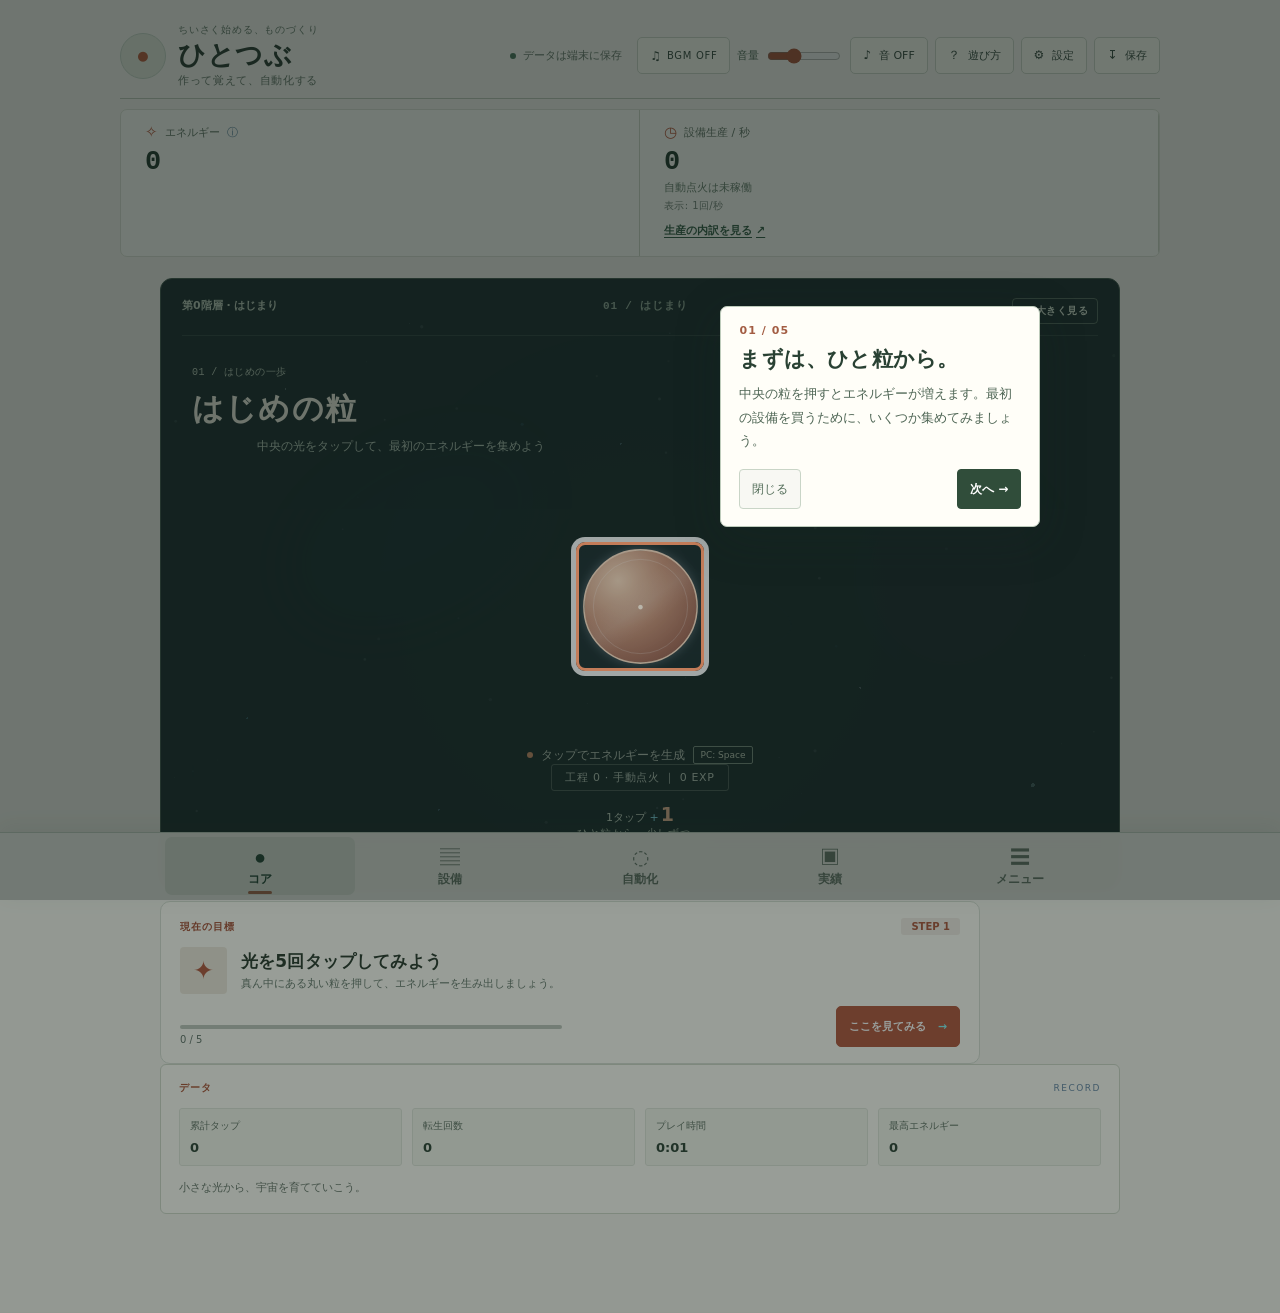
<file: index.html>
<!doctype html>
<html lang="ja">
<head>
<meta charset="utf-8"><meta name="viewport" content="width=device-width,initial-scale=1,viewport-fit=cover">
<meta name="theme-color" content="#f5f3ec"><meta name="color-scheme" content="light"><meta name="description" content="ひとつぶ — 少しずつ、つくって、ふやすゲーム。">
<title>ひとつぶ｜作って、覚えて、任せていく</title>
<link rel="manifest" href="manifest.webmanifest"><link rel="stylesheet" href="assets/game.css">
<link rel="stylesheet" href="assets/pets.css"><link rel="stylesheet" href="assets/v23_tier.css"><link rel="stylesheet" href="assets/v28_cycle.css">
<link rel="stylesheet" href="assets/v33_clarity.css"><link rel="stylesheet" href="assets/v34_compact.css">
</head>
<body data-mobile-view="core">
<div id="app" class="app">
<header class="top">
 <div class="brand"><div class="brand-symbol" aria-hidden="true"><span>●</span></div><div class="brand-title"><div class="brand-kicker">ちいさく始める、ものづくり</div><strong>ひとつぶ</strong><small>作って覚えて、自動化する</small></div></div>
 <div class="top-actions"><span class="online-pill"><span class="status-dot"></span>データは端末に保存</span><button id="bgm-toggle" class="icon-btn soundtrack-switch" type="button" aria-label="BGMを再生する" aria-pressed="false" title="オリジナルBGMを再生">♫ BGM OFF</button><label class="soundtrack-volume" for="bgm-volume">音量 <input id="bgm-volume" type="range" min="0" max="100" value="32" aria-label="BGM音量"></label><button id="sound-toggle" class="icon-btn sound-toggle" data-action="sound" aria-label="効果音をオンにする" aria-pressed="false" title="効果音：オフ">♪ <span class="desktop-only">効果音</span></button><button class="icon-btn" data-action="help" aria-label="遊び方を見る" title="遊び方">？ <span class="desktop-only">遊び方</span></button><button class="icon-btn" data-action="settings" aria-label="設定を開く" title="設定">⚙ <span class="desktop-only">設定</span></button><button class="icon-btn save-icon" data-action="save" aria-label="セーブ" title="セーブ">↧ <span class="desktop-only">保存</span></button></div>
</header>
<div class="resourcebar" aria-label="所持資源">
 <div class="resource hero-resource"><small><span class="resource-icon">✧</span> エネルギー <span class="tip-mark" title="タップと設備で増やせる基本の資源">ⓘ</span></small><strong id="energy">0</strong></div>
 <div class="resource"><small><span class="resource-icon">◷</span> 設備生産 / 秒</small><strong id="rate">0</strong><span id="auto-rate" class="auto-rate">自動点火は未稼働</span><span id="refresh-info" class="refresh-info" aria-label="画面の更新頻度">表示: 1回/秒</span><button class="rate-detail-link" type="button" data-action="rate-details">生産の内訳を見る <span aria-hidden="true">↗</span></button></div>
 <div class="resource prestige-resource" id="resource-r" hidden><small><span class="resource-icon">✦</span> 再誕ポイント</small><strong id="rebirth-amount">0</strong></div>
 <div class="resource prestige-resource" id="resource-d" hidden><small><span class="resource-icon">◇</span> 次元ポイント</small><strong id="dimension-amount">0</strong></div>
</div><div id="upper-resources" class="upper-resources" hidden></div>
<main class="layout">
 <section class="left-panel card" id="equipment-panel" aria-label="生産設備">
  <div class="panel-header"><div><span class="eyebrow"><span class="eyebrow-dot"></span> 01 / 生産</span><h2>生産設備</h2><p class="panel-description">設備は時間に応じて生産します。最初の1台は毎秒+1。</p></div><div class="buy-mode"><label for="buy-mode">購入数</label><select id="buy-mode"><option value="1">×1</option><option value="10">×10</option><option value="max">最大</option><option value="milestone" id="milestone-buy-option" hidden>次の節目まで</option></select></div></div>
  <div id="forge-advisor" class="forge-advisor" hidden></div>
  <div class="facility-list" id="facility-list"></div>
  <div class="panel-bottom">新しい設備は、少しずつ増えていきます。</div>
 </section>
 <section class="center-panel" id="core-panel">
  <div class="stage card">
    <div class="nebula nebula-one"></div><div class="nebula nebula-two"></div><div class="starfield" aria-hidden="true"></div><canvas id="cosmos-canvas" aria-hidden="true"></canvas><div id="cosmos-flash" aria-hidden="true"></div>
    <div class="stage-label"><span id="tier-label">第0階層 · はじまり</span><span class="stage-code">01 / はじまり</span><button id="focus-toggle" class="focus-toggle" data-action="focus" aria-pressed="false" title="コアを大きく表示">□ 大きく見る</button></div>
    <div class="center-title"><span class="eyebrow" id="cosmos-chapter">01 / はじめの一歩</span><h1 id="cosmos-title">小さな創造炉</h1><p id="cosmos-subtitle">中央の光をタップして、最初のエネルギーを集めよう</p></div>
    <div class="core-wrap" id="core-wrap"><div class="radiance"></div><div class="halo halo-one"></div><div class="halo halo-two"></div><div class="outer-ring"></div><div class="inner-ring"></div><div class="orbit a"></div><div class="orbit b"></div><div class="orbit c"></div><div class="orbit-node node-one"></div><div class="orbit-node node-two"></div><button id="core" class="core" aria-label="タップしてエネルギーをつくる"><span class="core-shine"></span><span class="core-inner">●</span></button><div id="tap-floats" aria-hidden="true"></div></div>
    <div class="tap-hint"><span class="tap-dot"></span>タップでエネルギーを生成 <span class="key-hint">PC: Space</span></div>
    <div class="workshop-status" id="workshop-status">工程 0 · 手動点火</div><div class="tap-value">1タップ <span class="gain-plus">+</span><strong id="tap-amount">1</strong></div>
    <div class="cosmos-whisper" id="cosmos-whisper">まずは、ひと粒から。</div><div class="progress-zone"><div class="progress-head"><span id="next-title">次の目標：再誕</span><span id="progress-text">0%</span></div><div class="progress-track"><div class="progress-fill" id="progress-fill"></div></div></div>
  </div>
  <div class="mission card" id="mission-panel" aria-label="次にすること"><div class="mission-heading"><span class="eyebrow">現在の目標</span><span class="mission-chip" id="mission-chip">STEP 1</span></div><div class="mission-body"><span class="mission-glyph" id="mission-glyph">✧</span><div class="mission-copy"><h3 id="mission-title">コアをタップしよう</h3><p id="mission-description">光を押すだけでエネルギーを作れます。</p></div></div><div class="mission-foot"><div class="mission-progress"><div class="progress-track tiny-track"><div class="progress-fill" id="mission-progress"></div></div><span id="mission-amount">0/5</span></div><button class="mission-action" id="mission-action" data-action="goto-mission">ここを見てみる <span>→</span></button></div></div>
  <section class="chronicle card" id="chronicle-panel" hidden><div class="chronicle-heading"><div><span class="eyebrow">NOTES</span><h2>できたこと</h2></div><span id="chronicle-count" class="count">0 の発見</span></div><div class="chronicle-items" id="chronicle-items"></div></section>
  <div class="dashboard card"><div class="section-heading"><span class="eyebrow">データ</span><span class="mini-kicker">RECORD</span></div><div class="stats-grid"><div><small>累計タップ</small><strong id="taps">0</strong></div><div><small>転生回数</small><strong id="rebirth-count">0</strong></div><div><small>プレイ時間</small><strong id="playtime">0:00</strong></div><div><small>最高エネルギー</small><strong id="best-energy">0</strong></div></div><p class="status-note" id="status-note">小さな光から、宇宙を育てていこう。</p></div>
 </section>
 <aside class="right-panel card" id="menu-panel" aria-label="メニュー">
  <nav class="tabs" aria-label="機能メニュー"><button class="tab active" data-tab="guide">☰ <span>案内</span></button><button class="tab primary-tab" data-tab="automation">◌ <span>自動化</span></button><button class="tab primary-tab" data-tab="achievements">▣ <span>実績</span></button><button class="tab" data-tab="pets" data-feature="pets" hidden>♡ <span>ペット</span></button><button class="tab" data-tab="constellations" data-feature="constellations" hidden>✧ <span>星図</span></button><button class="tab" data-tab="research" data-feature="research" hidden>⌁ <span>研究</span></button><button class="tab" data-tab="prestige" data-feature="prestige" hidden>↗ <span>転生</span></button><button class="tab" data-tab="skills" data-feature="skills" hidden>◇ <span>スキル</span></button><button class="tab" data-tab="workshop" data-feature="workshop" hidden>◈ <span>工房</span></button><button class="tab" data-tab="celestial" data-feature="celestial" hidden>✷ <span>天体</span></button><button class="tab" data-tab="explore" data-feature="explore" hidden>⌖ <span>探索</span></button><button class="tab" data-tab="civil" data-feature="civil" hidden>♧ <span>文明</span></button><button class="tab" data-tab="laws" data-feature="laws" hidden>∴ <span>法則</span></button><button class="tab" data-tab="challenge" data-feature="challenge" hidden>◆ <span>試練</span></button></nav>
  <section id="side-content" aria-live="polite"></section>
 </aside>
</main>
<nav class="mobile-nav" id="global-tabs" aria-label="ゲーム画面の切り替え"><button data-mobile="core" class="active" aria-current="page"><b>●</b><span>コア</span></button><button data-mobile="equipment"><b>▤</b><span>設備</span></button><button data-mobile="automation"><b>◌</b><span>自動化</span></button><button data-mobile="achievements"><b>▣</b><span>実績</span></button><button data-action="feature-menu" aria-label="すべての機能を開く"><b>☰</b><span>メニュー</span></button><button data-mobile="pets" data-feature="pets" hidden><b>♡</b><span>ペット</span></button><button data-mobile="constellations" data-feature="constellations" hidden><b>✧</b><span>星図</span></button><button data-mobile="research" data-feature="research" hidden><b>⌁</b><span>研究</span></button><button data-mobile="prestige" data-feature="prestige" hidden><b>↗</b><span>転生</span></button><button data-mobile="skills" data-feature="skills" hidden><b>◇</b><span>スキル</span></button><button data-mobile="workshop" data-feature="workshop" hidden><b>◈</b><span>工房</span></button><button data-mobile="celestial" data-feature="celestial" hidden><b>✷</b><span>天体</span></button><button data-mobile="explore" data-feature="explore" hidden><b>⌖</b><span>探索</span></button><button data-mobile="civil" data-feature="civil" hidden><b>♧</b><span>文明</span></button><button data-mobile="laws" data-feature="laws" hidden><b>∴</b><span>法則</span></button><button data-mobile="challenge" data-feature="challenge" hidden><b>◆</b><span>試練</span></button></nav><button class="feature-menu-fab" data-action="feature-menu" aria-label="解放した機能の一覧を開く">☰<small>一覧</small></button>
<div id="walkthrough" class="walkthrough" hidden aria-live="polite"><div class="walkthrough-shade" id="walkthrough-shade"></div><div id="walkthrough-outline" class="walkthrough-outline" aria-hidden="true"></div><section class="walkthrough-panel" id="walkthrough-panel" role="dialog" aria-modal="false" aria-labelledby="walkthrough-heading"><div class="walkthrough-index" id="walkthrough-index">01 / 05</div><h2 id="walkthrough-heading"></h2><p id="walkthrough-description"></p><div class="walkthrough-footer"><button type="button" class="walkthrough-dismiss" data-action="skip-walkthrough">閉じる</button><button type="button" class="walkthrough-next" data-action="walkthrough-next">次へ →</button></div></section></div><div id="cinematic-burst" aria-hidden="true"></div><div id="discovery-banner" class="discovery-banner" role="status" aria-live="polite" hidden><span id="discovery-glyph">✦</span><div><small id="discovery-kicker">新しい発見</small><strong id="discovery-title"></strong><p id="discovery-detail"></p></div></div><div id="toast" role="status" aria-live="polite" class="toast" hidden></div>
<div id="overlay" class="overlay" hidden><div class="modal-backdrop" data-action="close-modal"></div><section class="modal card" role="dialog" aria-modal="true" aria-labelledby="modal-title"><button class="modal-close" aria-label="閉じる" data-action="close-modal">×</button><div id="modal-content"></div></section></div>
<input id="import-file" type="file" accept="application/json,.json" hidden>
</div>
<script src="assets/huge.js"></script><script src="assets/data.js"></script><script src="assets/engine.js"></script><script src="assets/expansion.js"></script><script src="assets/immersion.js"></script><script src="assets/beyond_visual.js"></script><script src="assets/v9_mechanics.js"></script><script src="assets/v10_constellations.js"></script><script src="assets/forge_workshop.js"></script><script src="assets/stellar_system.js"></script><script src="assets/stellar_ui.js"></script><script src="assets/score.js"></script><script src="assets/v22_quality.js"></script><script src="assets/v23_tier_operations.js"></script><script src="assets/v28_universal_cycle.js"></script><script src="assets/pet_system.js"></script><script src="assets/app.js"></script><script src="assets/editorial.js"></script><script src="assets/v34_compact.js"></script>
</body></html>
</file>
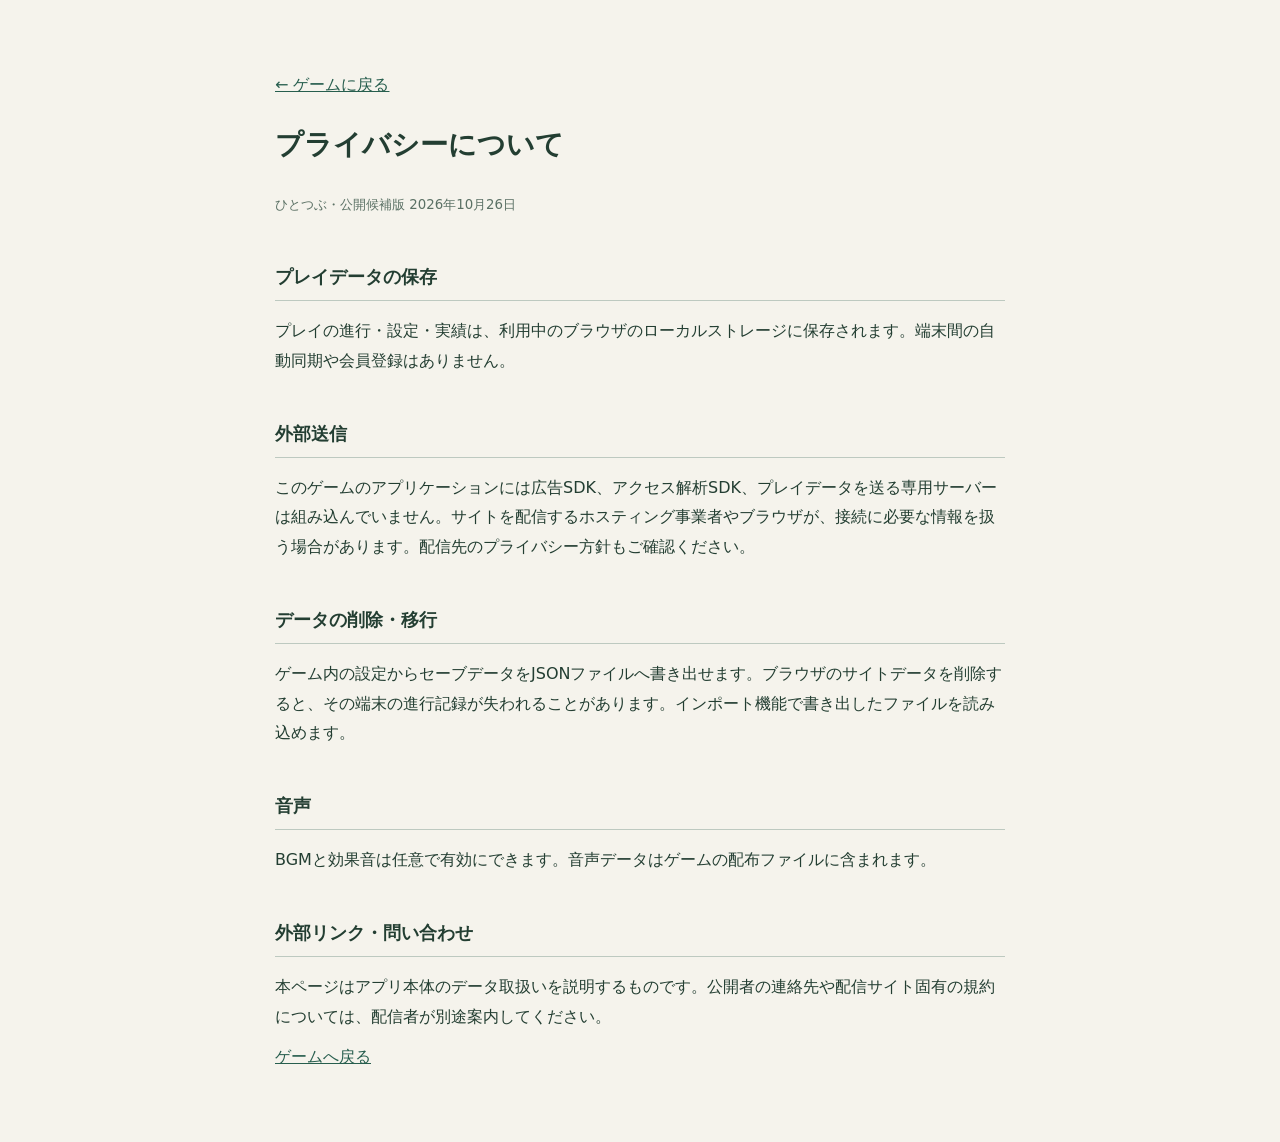
<file: privacy.html>
<!doctype html>
<html lang="ja"><head><meta charset="utf-8"><meta name="viewport" content="width=device-width,initial-scale=1"><meta name="theme-color" content="#f5f3ec"><title>プライバシーについて｜ひとつぶ</title>
<style>body{margin:0;background:#f5f3ec;color:#233e32;font-family:system-ui,-apple-system,sans-serif;line-height:1.85}main{max-width:730px;margin:auto;padding:clamp(24px,6vw,60px) 22px}h1{font-size:1.75rem}h2{font-size:1.12rem;margin-top:2.3em;border-bottom:1px solid #bdc9c0;padding-bottom:.4em}a{color:#275e4e}p{margin:.65em 0}small{color:#5b7165}</style></head>
<body><main><p><a href="./index.html">← ゲームに戻る</a></p><h1>プライバシーについて</h1><small>ひとつぶ・公開候補版 2026年10月26日</small>
<h2>プレイデータの保存</h2><p>プレイの進行・設定・実績は、利用中のブラウザのローカルストレージに保存されます。端末間の自動同期や会員登録はありません。</p>
<h2>外部送信</h2><p>このゲームのアプリケーションには広告SDK、アクセス解析SDK、プレイデータを送る専用サーバーは組み込んでいません。サイトを配信するホスティング事業者やブラウザが、接続に必要な情報を扱う場合があります。配信先のプライバシー方針もご確認ください。</p>
<h2>データの削除・移行</h2><p>ゲーム内の設定からセーブデータをJSONファイルへ書き出せます。ブラウザのサイトデータを削除すると、その端末の進行記録が失われることがあります。インポート機能で書き出したファイルを読み込めます。</p>
<h2>音声</h2><p>BGMと効果音は任意で有効にできます。音声データはゲームの配布ファイルに含まれます。</p>
<h2>外部リンク・問い合わせ</h2><p>本ページはアプリ本体のデータ取扱いを説明するものです。公開者の連絡先や配信サイト固有の規約については、配信者が別途案内してください。</p>
<p><a href="./index.html">ゲームへ戻る</a></p></main></body></html>
</file>
<file: assets/game.css>
/* One file, original cascade order preserved; V21 release bundle. */

/* assets/v10.css */
/* Star-chart commissions and signal memory: observatory instrument aesthetic. */
.constellation-intro{margin:.75rem 0 1rem;padding:1rem;border:1px solid rgba(182,164,121,.24);background:rgba(18,25,27,.64)}
.constellation-summary{display:flex;align-items:baseline;justify-content:space-between;gap:.65rem;flex-wrap:wrap;font-variant-numeric:tabular-nums}
.constellation-summary strong{font-size:1.4rem;color:#ead4a5}
.constellation-card{border-top:1px solid rgba(191,184,160,.2);padding:1rem .1rem;display:grid;gap:.45rem}
.constellation-card h4{margin:.15rem 0;color:#e8dfcc;font-size:1rem}
.constellation-card p{margin:0;color:#bbc2bb;font-size:.84rem;line-height:1.5}
.constellation-head{display:flex;justify-content:space-between;align-items:center;gap:.55rem}
.constellation-head small{color:#b6a587;letter-spacing:.08em}
.constellation-meta{display:flex;justify-content:space-between;gap:.3rem;font-size:.75rem;color:#bac0ba}
.constellation-track{height:4px;background:#313b3b;overflow:hidden}
.constellation-progress{height:100%;background:#c5ad7f;transition:width .25s}
.constellation-card button{width:100%;margin-top:.35rem;min-height:42px}
.signal-game{padding:1rem;border:1px solid rgba(197,173,127,.25);background:#141e21}
.signal-game .signal-status{min-height:1.5em;font-weight:600;color:#e4d0a9;margin:.7rem 0}
.signal-pads{display:grid;grid-template-columns:repeat(2,minmax(0,1fr));gap:.65rem;margin:1rem 0}
.signal-pad{min-height:78px;touch-action:manipulation;border:1px solid var(--padedge,#54686c);background:var(--padbg,#253137);border-radius:4px;color:#f2f0e7;font-size:1.2rem;font-weight:bold;transition:background .14s,filter .14s;cursor:pointer}
.signal-pad[data-key="0"]{--padedge:#c7ab80;--padbg:#443b31}
.signal-pad[data-key="1"]{--padedge:#82aa99;--padbg:#2d423c}
.signal-pad[data-key="2"]{--padedge:#91a9c1;--padbg:#2d3b49}
.signal-pad[data-key="3"]{--padedge:#ae92ad;--padbg:#403243}
.signal-pad[disabled]{cursor:default;opacity:.65}
.signal-pad.is-lit{background:var(--padedge);color:#11191a;filter:brightness(1.25);transform:scale(1.025)}
.signal-score{font-size:.8rem;color:#bac5c4;line-height:1.6}
@media (prefers-reduced-motion:reduce){.signal-pad,.constellation-progress{transition:none}.signal-pad.is-lit{transform:none}}
@media(max-width:650px){.signal-game{padding:.85rem}.signal-pad{min-height:72px}.constellation-intro{padding:.8rem}}
@media(max-width:760px){
 body[data-mobile-view="constellations"] .right-panel{display:block;order:0;width:100%}
 body[data-mobile-view="constellations"] .left-panel,body[data-mobile-view="constellations"] .center-panel{display:none}
 body[data-mobile-view="constellations"] .right-panel .tabs{display:none}
}
.signal-game .row-end{display:flex;flex-wrap:wrap;gap:.5rem}
.signal-game .row-end .action{flex:1 1 125px;min-width:0;padding:.65rem .45rem}


/* assets/style.css */
:root{color-scheme:dark;--bg:#070b16;--surface:#0c1526;--surface2:#121f35;--edge:#25344f;--fg:#edf6ff;--muted:#9cafcc;--accent:#66e5ff;--gold:#f4ca83;--ok:#8af2c8;--red:#e9909d;--shadow:0 12px 60px #0005}
*{box-sizing:border-box}html,body{margin:0;min-height:100%;background:#070b16;color:var(--fg);font-family:Inter,'Noto Sans JP',ui-sans-serif,system-ui,-apple-system,'Segoe UI',sans-serif}body{background-image:radial-gradient(ellipse 68% 47% at 43% -10%,#182744 0%,transparent 73%),radial-gradient(ellipse 35% 45% at 110% 80%,#0b2440 0%,transparent 78%)}button,select{font:inherit}button{cursor:pointer}button:disabled{opacity:.4;cursor:not-allowed}button:focus-visible,select:focus-visible{outline:3px solid #7df0ff;outline-offset:3px}button{-webkit-tap-highlight-color:transparent}a{color:var(--accent)}[hidden]{display:none!important}.app{width:min(100%,1780px);margin:auto;min-height:100vh;padding:18px 24px 26px}.top{display:flex;justify-content:space-between;align-items:center;margin-bottom:19px;gap:12px}.brand{display:flex;gap:14px;align-items:center}.brand-symbol{width:55px;height:55px;display:grid;place-items:center;border:1px solid #5bc5eb75;border-radius:16px;background:linear-gradient(145deg,#18446a,#0a1b30);box-shadow:inset 0 1px 12px #5ab8ec32,0 0 36px #247cb83b;transform:rotate(-7deg)}.brand-symbol span{display:block;color:#a4efff;font-size:37px;filter:drop-shadow(0 0 10px #55ddff);transform:rotate(7deg)}.brand-title{display:grid;gap:3px}.brand-kicker{font-size:9px;font-weight:800;letter-spacing:2.6px;color:#80a8ce}.brand strong{font-size:clamp(21px,2vw,27px);letter-spacing:2.3px;line-height:1.05;font-weight:900}.brand strong em{font-style:normal;color:#99e9ff}.brand small{font-size:10px;color:#afc1dd;font-weight:700}.version{font-size:8px;font-weight:700;letter-spacing:.8px;padding:3px 7px;border:1px solid #375274;color:#85aed4;border-radius:16px;margin-left:8px}.top-actions{display:flex;align-items:center;gap:8px;flex-shrink:0}.online-pill{display:flex;align-items:center;gap:7px;font-size:10px;color:#b4dfd0;margin-right:8px}.status-dot{background:#6de6ad;width:6px;height:6px;border-radius:50%;box-shadow:0 0 8px #6de6ad}.icon-btn{height:39px;padding:0 12px;border-radius:11px;background:#111e33;border:1px solid #2d4869;color:#d2e8fa;font-size:15px;font-weight:650}.icon-btn:hover{border-color:#56bedb;background:#18324c}.desktop-only{font-size:11px;margin-left:4px}.resourcebar{display:grid;grid-template-columns:repeat(auto-fit,minmax(175px,1fr));gap:10px;margin-bottom:16px}.resource{padding:14px 18px;border-radius:14px;background:linear-gradient(133deg,#111e32,#0b172a);border:1px solid #293f5c;min-width:0;position:relative;overflow:hidden;box-shadow:inset 0 1px 0 #ffffff08}.resource:before{content:'';position:absolute;inset:0 0 auto;height:1px;background:linear-gradient(90deg,transparent,#5ccef74d,transparent)}.resource.hero-resource{background:linear-gradient(122deg,#102d42,#101b32);border-color:#365e78}.resource small{font-size:11px;color:#a6bdd7;display:flex;align-items:center;gap:7px;margin-bottom:5px;font-weight:620}.resource-icon{font-size:15px;color:#74d9ec}.resource strong{font-size:clamp(19px,2vw,27px);color:#fff;font-weight:820;letter-spacing:-.5px;font-variant-numeric:tabular-nums;overflow-wrap:anywhere}.hero-resource strong{color:#a1f0ff}.tip-mark{color:#5a819c}.layout{display:grid;grid-template-columns:minmax(255px,24%) minmax(350px,1fr) minmax(290px,27%);gap:14px;align-items:start}.card{background:linear-gradient(145deg,#101b2d,#0b1526);border:1px solid #263955;border-radius:18px;min-width:0;overflow:hidden;box-shadow:var(--shadow)}.left-panel,.right-panel{max-height:calc(100vh - 186px);min-height:660px;overflow-y:auto;scrollbar-color:#375271 transparent;scrollbar-width:thin}.panel-header{display:flex;gap:7px;align-items:flex-start;justify-content:space-between;padding:20px 16px 15px;position:sticky;top:0;z-index:2;background:linear-gradient(155deg,#12243a,#0e192b);border-bottom:1px solid #2a3e58}.eyebrow{display:inline-flex;gap:7px;align-items:center;font-size:10px;letter-spacing:2px;font-weight:850;color:#80c7e9}.eyebrow-dot{height:5px;width:5px;border-radius:50%;background:#68e5fe}h1,h2,h3,p{margin:0}h1{font-size:24px;letter-spacing:.2px}h2{font-size:20px;letter-spacing:.2px;margin:5px 0 4px}h3{font-size:16px}p{line-height:1.65}.panel-description{font-size:11px;color:#9cb5ce;max-width:210px}.buy-mode{display:grid;gap:4px;justify-items:end}.buy-mode label{font-size:10px;color:#a9bed5}.buy-mode select{background:#1a2a41;color:#edf6ff;border:1px solid #416080;border-radius:10px;padding:8px}.facility-list{display:grid;gap:9px;padding:12px}.facility{border-radius:13px;background:linear-gradient(155deg,#152840,#102037);padding:13px;border:1px solid #30445e;position:relative;overflow:hidden}.facility:before{content:'';position:absolute;width:3px;top:12px;bottom:12px;left:0;background:#4ebfdf88;border-radius:3px}.facility:hover{border-color:#5487a7}.facility-top{display:flex;justify-content:space-between;align-items:center;gap:7px}.facility-top strong{font-size:13px;line-height:1.4}.count{color:#80cce5;font-size:11px;background:#18334b;padding:3px 6px;border-radius:6px;white-space:nowrap}.facility-info{font-size:11px;color:#a6bad2;margin:8px 0}.facility-bottom,.row-end{display:flex;justify-content:space-between;align-items:center;gap:8px}.cost{font-size:11px;color:var(--gold);font-weight:650;overflow-wrap:anywhere}.buy-btn,.action{background:linear-gradient(130deg,#1d6a96,#188bb3);border:1px solid #48a4c5;color:#fff;border-radius:10px;font-weight:770;min-height:38px;padding:8px 13px;font-size:12px;flex-shrink:0}.buy-btn:not(:disabled):hover,.action:not(:disabled):hover{background:#1984aa;box-shadow:0 0 22px #1caddc4c}.panel-bottom{font-size:11px;line-height:1.7;color:#7798b6;padding:14px 18px 18px}.center-panel{display:grid;gap:14px}.stage{min-height:520px;position:relative;display:flex;align-items:center;flex-direction:column;justify-content:space-between;padding:20px 25px 25px;background:radial-gradient(ellipse 63% 40% at 50% 47%,#182f57 0%,#112340 43%,#0b1529 100%);isolation:isolate}.stage:before{content:'';position:absolute;inset:0;z-index:-2;opacity:.35;background:linear-gradient(105deg,transparent 15%,#7aa6fc0b 30%,transparent 48%),repeating-linear-gradient(0deg,transparent 0 42px,#9fc3ff06 43px 44px),repeating-linear-gradient(90deg,transparent 0 42px,#9fc3ff05 43px 44px)}.stage:after{content:'';position:absolute;pointer-events:none;inset:12px;border:1px solid #9dc9fa11;border-radius:12px}.stage-label{width:100%;display:flex;justify-content:space-between;gap:8px;font-size:10px;color:#8ab8d8;font-weight:770;letter-spacing:1px;position:relative;z-index:2}.stage-code{font-family:ui-monospace,monospace;color:#557897}.nebula{position:absolute;z-index:-1;border-radius:50%;filter:blur(35px);opacity:.27}.nebula-one{width:260px;height:140px;background:#145baf;top:30%;left:13%;transform:rotate(-28deg)}.nebula-two{width:180px;height:200px;background:#6d3ca7;top:32%;right:8%}.starfield{position:absolute;inset:0;pointer-events:none;opacity:.8;background:radial-gradient(1px 1px at 13% 18%,#e5f7ff 100%,transparent),radial-gradient(1px 1px at 69% 15%,#d5efff 100%,transparent),radial-gradient(2px 2px at 84% 32%,#dceeff 100%,transparent),radial-gradient(1px 1px at 9% 72%,#7edaff 100%,transparent),radial-gradient(1px 1px at 73% 67%,#e8e8ff 100%,transparent),radial-gradient(1px 1px at 29% 87%,#8dbef5 100%,transparent),radial-gradient(2px 2px at 91% 83%,#c0f1ff 100%,transparent),radial-gradient(1px 1px at 48% 27%,#acdcff 100%,transparent)}.center-title{text-align:center;position:relative;z-index:2;padding-top:12px}.center-title h1{margin:5px 0;font-size:clamp(22px,2.5vw,29px);letter-spacing:1.3px}.center-title p{font-size:11px;color:#b7cfe5}.core-wrap{position:relative;width:min(330px,90%);height:285px;display:grid;place-items:center;flex-shrink:0;margin:-6px auto -15px;user-select:none}.radiance{position:absolute;width:260px;height:260px;border-radius:50%;background:radial-gradient(circle,#8ddfff40 0%,#2a77d038 26%,#21499f1b 52%,transparent 72%);filter:blur(16px);animation:breathe 4.5s ease-in-out infinite}.halo{position:absolute;width:260px;height:260px;border:1px solid #56beec3b;border-radius:50%;box-shadow:inset 0 0 20px #3facf017,0 0 19px #0f83cc22}.halo-two{width:238px;height:238px;border-style:dashed;border-color:#9dbfff44;animation:spin 55s linear infinite}.outer-ring{position:absolute;width:286px;height:286px;border:1px dashed #77c9ff33;border-radius:50%;animation:spin 48s linear infinite}.inner-ring{position:absolute;width:194px;height:194px;border:1px solid #80caff55;border-radius:50%;box-shadow:0 0 22px #279de328}.orbit{position:absolute;border:1.6px solid #75d2eea6;border-radius:50%;width:305px;height:102px;transform:rotate(-32deg);box-shadow:0 0 11px #26b4f030}.orbit.b{transform:rotate(52deg);border-color:#aa91f6a1;width:295px;height:102px}.orbit.c{transform:rotate(8deg);border-color:#4ba7da57;width:305px;height:86px}.orbit-node{position:absolute;width:7px;height:7px;background:#b6f7ff;box-shadow:0 0 14px 3px #5fddff;border-radius:50%}.node-one{left:20%;top:32%}.node-two{right:12%;top:60%;width:5px;height:5px;background:#bdaaff;box-shadow:0 0 12px #bdaaff}.core{width:151px;height:151px;position:relative;display:grid;place-items:center;isolation:isolate;border-radius:50%;border:2px solid #a1ebff;background:radial-gradient(circle at 37% 30%,#f1fdff 0%,#a9f3ff 12%,#4aaadd 32%,#24558c 55%,#121e48 82%,#061028 100%);box-shadow:0 0 5px #cdf7ff,0 0 32px #51b9f7a1,0 0 92px #2479db66,inset -16px -19px 36px #00142d;transition:transform .11s;touch-action:manipulation;z-index:4;overflow:hidden}.core:before{content:'';position:absolute;inset:11px;border-radius:50%;border:1px solid #eef9ff44}.core:after{content:'';position:absolute;width:160%;height:38%;background:linear-gradient(180deg,transparent,#e4ffff17,transparent);transform:rotate(-36deg);animation:sweep 6s ease-in-out infinite}.core:active{transform:scale(.91)}.core-inner{font-size:65px;color:#fff;z-index:2;text-shadow:0 0 22px #fff,0 0 39px #c7f4ff}.core-shine{position:absolute;top:13px;left:20px;width:50%;height:24%;border-radius:50%;filter:blur(9px);background:#fff9;transform:rotate(-30deg)}#tap-floats{position:absolute;inset:0;pointer-events:none;z-index:5}.tap-float{position:absolute;left:52%;top:37%;font-size:18px;color:#b9fcff;font-weight:900;text-shadow:0 0 13px #57ecff;animation:floatUp .9s ease-out forwards;white-space:nowrap}.tap-hint{font-size:12px;color:#d9ebfc;display:flex;align-items:center;gap:8px;position:relative;z-index:2}.tap-dot{width:6px;height:6px;border-radius:50%;background:#7ceaff;box-shadow:0 0 12px #7ceaff}.key-hint{font-size:9px;color:#6995b6;border:1px solid #3a5774;padding:3px 6px;border-radius:5px}.tap-value{position:relative;z-index:2;margin-top:5px;font-size:11px;color:#accce2}.tap-value strong{font-size:19px;color:#8beaff;margin-left:2px}.gain-plus{color:#8beaff}.progress-zone{width:100%;max-width:530px;position:relative;z-index:2;margin-top:11px}.progress-head{display:flex;justify-content:space-between;font-size:11px;color:#bbcce1}.progress-head span:last-child{color:#a3eaff;font-variant-numeric:tabular-nums}.progress-track{height:7px;border-radius:40px;background:#203952;margin-top:8px;overflow:hidden}.progress-fill{height:100%;width:0;border-radius:40px;background:linear-gradient(90deg,#287ac1,#5dd4eb,#83f3e1);box-shadow:0 0 10px #38cfed77;transition:width .25s}.mission{padding:17px 20px;background:linear-gradient(120deg,#10283d,#101c31 55%,#151c36);border-color:#315372}.mission-heading,.section-heading,.mission-foot{display:flex;justify-content:space-between;align-items:center;gap:10px}.mission-chip{font-size:10px;color:#a6e5e6;border:1px solid #41899a;background:#143b48;border-radius:30px;padding:3px 10px;font-weight:800}.mission-body{display:flex;align-items:center;gap:14px;padding:12px 0}.mission-glyph{width:47px;height:47px;flex-shrink:0;display:grid;place-items:center;font-size:25px;color:#adeeff;border:1px solid #447d9e;border-radius:13px;background:#143c56;box-shadow:inset 0 0 20px #269bce22}.mission-copy h3{font-size:17px;margin-bottom:2px}.mission-copy p{font-size:11px;color:#bad2e6}.mission-foot{align-items:end}.mission-progress{width:49%;display:grid;gap:3px}.mission-progress span{color:#85acc7;font-size:10px}.tiny-track{height:5px;margin-top:0}.mission-action{border:1px solid #5389a6;background:#183c54;color:#ccf6ff;border-radius:10px;min-height:36px;padding:0 12px;font-size:11px;font-weight:760}.mission-action:hover{background:#225473}.mission-action span{margin-left:8px;color:#88f2f4}.dashboard{padding:17px 20px}.mini-kicker{color:#6585a6;font-size:9px;letter-spacing:1.5px}.stats-grid{display:grid;grid-template-columns:repeat(4,minmax(0,1fr));gap:10px;margin-top:13px}.stats-grid div{background:#112039;border-radius:9px;border:1px solid #253a54;padding:10px}.stats-grid small{color:#8da9c2;display:block;font-size:10px;margin-bottom:7px}.stats-grid strong{font-size:13px;display:block;overflow-wrap:anywhere}.status-note{font-size:11px;line-height:1.6;color:#91b9d6;margin-top:13px}.tabs{display:flex;align-items:stretch;flex-wrap:wrap;gap:5px;background:#101e31;padding:11px;border-bottom:1px solid #263953;position:sticky;top:0;z-index:2}.tab{color:#94b2cd;border:1px solid transparent;background:transparent;border-radius:9px;padding:9px 12px;display:flex;gap:5px;align-items:center;font-size:13px;white-space:nowrap}.tab span{font-size:11px}.tab.active{color:#abf1ff;background:#17415d;border-color:#337ba0}.side-body{padding:20px 17px}.side-body h3{font-size:19px;margin:6px 0 10px}.side-body h4{font-size:13px;margin:11px 0 6px}.tiny{font-size:12px;color:#aec5d9;line-height:1.85}.separator{border-top:1px solid #253b57;margin:17px 0}.notice{border:1px solid #294f6b;background:#102d43;border-radius:11px;padding:13px;margin:13px 0;color:#bbdaee;font-size:12px;line-height:1.75}.notice.warning{border-color:#846b3a;background:#322a24}.guide-hero{border:1px solid #2e4f6e;border-radius:13px;overflow:hidden;background:radial-gradient(ellipse at 50% 20%,#27516a 0%,#122740 75%);text-align:center;padding:26px 13px 20px;margin:14px 0}.guide-symbol{font-size:44px;text-shadow:0 0 25px #59dbff;color:#c8f3ff}.guide-hero h4{font-size:15px;color:#ebf9ff}.guide-hero p{font-size:11px;color:#aec6df}.guide-steps{display:grid;gap:11px;margin:16px 0}.guide-step{display:flex;gap:11px;align-items:flex-start;border-left:2px solid #3d7191;padding-left:12px}.guide-step b{font-size:11px;background:#1c5571;color:#adf0fa;padding:5px 9px;border-radius:7px}.guide-step div{display:grid;gap:4px}.guide-step strong{font-size:13px}.guide-step p{font-size:11px;color:#a2b8d1}.research-row,.skill-row{background:#112039;border:1px solid #2b3e58;border-radius:11px;padding:13px 11px;margin:9px 0}.item-title{display:flex;justify-content:space-between;gap:8px;align-items:center}.item-title strong{font-size:12px}.item-sub{font-size:11px;color:#a8c0d9;line-height:1.6;margin:5px 0 10px}.section-label{font-size:11px!important;color:#99c6e3!important;margin:22px 0 10px!important}.action{width:100%;min-height:44px;font-size:12px}.action.secondary{background:#1b314d;border-color:#466682}.mini-meter{height:18px;border-radius:30px;overflow:hidden;background:linear-gradient(90deg,#1d4c79,#2e92b8 41%,#7ef4b1 49%,#7ef4b1 51%,#2e92b8 59%,#1d4c79);position:relative;margin:23px 0 11px}.mini-needle{position:absolute;height:100%;width:3px;background:#fff;box-shadow:0 0 8px #fff;left:0}.mini-controls{display:grid;gap:10px}.switch-line{display:flex;align-items:center;justify-content:space-between;font-size:12px;margin:14px 0;gap:10px}.switch-line input{accent-color:#56d5ff;width:20px;height:20px}.toast{position:fixed;z-index:25;bottom:29px;left:50%;transform:translateX(-50%);background:linear-gradient(110deg,#15516f,#21436b);border:1px solid #68b7d7;border-radius:12px;padding:13px 19px;font-size:13px;color:#fff;box-shadow:0 15px 50px #000c;max-width:min(500px,calc(100% - 26px));text-align:center}.mobile-nav{display:none}.overlay{position:fixed;inset:0;z-index:40;display:grid;place-items:center;padding:18px}.modal-backdrop{position:absolute;inset:0;background:#030711d9;backdrop-filter:blur(11px)}.modal{position:relative;z-index:2;width:min(100%,510px);padding:29px;max-height:min(94vh,730px);overflow:auto;border:1px solid #4a7295;background:linear-gradient(145deg,#142b44,#0c1526);box-shadow:0 24px 120px #000e}.modal-close{position:absolute;top:12px;right:13px;background:#1c3853;border:1px solid #456782;width:33px;height:33px;border-radius:10px;color:#c1e9ff;font-size:20px}.modal-art{height:112px;display:grid;place-items:center;position:relative;overflow:hidden}.modal-art:before{content:'';width:100px;height:100px;position:absolute;border:1px dashed #8adfffa6;border-radius:50%;box-shadow:0 0 50px #28b7dd5e;animation:spin 18s linear infinite}.modal-art span{font-size:65px;color:#b1f3ff;text-shadow:0 0 40px #62d9ff}.modal h2{font-size:24px;margin:9px 0}.modal p{font-size:13px;color:#b1cbdf;line-height:1.85}.modal-actions{display:flex;gap:9px;margin-top:21px}.modal-actions .action{flex:1}.modal .step-dots{display:flex;justify-content:center;gap:6px;margin:18px 0 8px}.step-dots i{width:8px;height:8px;border-radius:50%;background:#466079}.step-dots i.on{width:21px;border-radius:20px;background:#71ddfa}.modal .glossary{display:grid;gap:10px;margin-top:15px}.modal .glossary div{display:grid;gap:3px;padding:10px;border:1px solid #304b65;border-radius:10px}.modal .glossary strong{color:#d9f7ff;font-size:12px}.modal .glossary span{font-size:11px;color:#acc4dd}.callout-ok{color:#a0f8da}.sr-only{position:absolute;width:1px;height:1px;padding:0;margin:-1px;overflow:hidden;clip:rect(0,0,0,0);white-space:nowrap;border:0}@keyframes spin{to{transform:rotate(360deg)}}@keyframes breathe{50%{transform:scale(1.13);opacity:.8}}@keyframes sweep{50%{transform:translate(10px,-20px) rotate(-36deg)}}@keyframes floatUp{0%{opacity:0;transform:translate(-50%,8px) scale(.6)}25%{opacity:1}100%{opacity:0;transform:translate(-50%,-80px) scale(1.2)}}
@media(max-width:1230px){.layout{grid-template-columns:minmax(240px,29%) minmax(320px,1fr)}.right-panel{grid-column:1/-1;min-height:unset;max-height:unset}.left-panel{max-height:700px}.stats-grid{grid-template-columns:repeat(4,1fr)}}
@media(max-width:760px){.app{padding:11px 10px calc(85px + env(safe-area-inset-bottom))}.top{margin-bottom:13px}.brand{gap:9px}.brand-symbol{width:37px;height:37px;border-radius:11px}.brand-symbol span{font-size:28px}.brand strong{font-size:16px;letter-spacing:1px}.brand-kicker{font-size:7px;letter-spacing:1.2px}.brand small{font-size:9px}.version{font-size:7px;margin-left:2px;padding:2px 4px}.top-actions{gap:5px}.icon-btn{width:34px;height:35px;font-size:15px;padding:0}.desktop-only,.online-pill{display:none}.resourcebar{grid-template-columns:repeat(2,minmax(0,1fr));gap:7px;margin-bottom:10px}.resource{padding:10px 12px;min-height:64px}.resource strong{font-size:clamp(15px,4.8vw,19px)}.resource small{font-size:10px}.layout{display:flex;flex-direction:column;gap:10px}.center-panel{order:0;width:100%;gap:10px}.left-panel{order:1;min-height:unset;max-height:unset;width:100%}.right-panel{order:2;min-height:unset;max-height:unset;width:100%}.stage{min-height:486px;padding:15px 16px 20px}.center-title{padding-top:17px}.center-title h1{font-size:23px}.center-title p{font-size:10px}.core-wrap{width:min(300px,100%);height:258px;margin:-12px auto -15px}.outer-ring{width:260px;height:260px}.halo{width:228px;height:228px}.halo-two{width:213px;height:213px}.inner-ring{width:175px;height:175px}.orbit{width:275px;height:95px}.orbit.b,.orbit.c{width:268px;height:86px}.core{width:142px;height:142px}.stage-label{font-size:9px}.mission{padding:15px}.mission-body{padding:9px 0}.mission-copy h3{font-size:15px}.dashboard{padding:13px}.stats-grid{grid-template-columns:repeat(2,minmax(0,1fr));gap:7px}.stats-grid div{padding:9px}.panel-header{position:relative;padding:14px}.tabs{position:relative;padding:8px}.mobile-nav{display:flex;position:fixed;left:0;right:0;bottom:0;z-index:15;align-items:stretch;overflow-x:auto;scrollbar-width:none;background:#0d1b2dee;border-top:1px solid #375374;backdrop-filter:blur(15px);padding:6px 8px calc(5px + env(safe-area-inset-bottom));box-shadow:0 -10px 45px #0008}.mobile-nav button{min-width:65px;flex:1;display:grid;justify-items:center;align-content:center;gap:2px;border:0;background:transparent;color:#9ab6d2;padding:3px 7px;font-size:20px;white-space:nowrap}.mobile-nav button b{font-weight:400}.mobile-nav button span{font-size:10px}.mobile-nav button.active{color:#b1f1ff;background:#1b3b54;border-radius:11px}.toast{bottom:calc(82px + env(safe-area-inset-bottom))}.modal{padding:24px 19px}}
@media(max-width:350px){.brand-kicker{display:none}.brand small{font-size:8px}.icon-btn{width:31px}.brand-symbol{width:33px;height:33px}.stage{padding-left:10px;padding-right:10px}.core-wrap{transform:scale(.9);margin:-20px auto}.mission-glyph{width:40px;height:40px}.resource strong{font-size:14px}}
@media(prefers-reduced-motion:reduce){*,*:before,*:after{animation-duration:.001ms!important;transition-duration:.001ms!important;scroll-behavior:auto!important}}.low-fx .radiance,.low-fx .halo-two,.low-fx .outer-ring,.low-fx .core:after{animation:none}.low-fx .nebula{filter:none;opacity:.1}


/* assets/immersion.css */
/* Cosmic immersion — additive styles; uses only compositor-friendly effects when possible. */
.stage {--era-rgb:104,199,255;background:radial-gradient(ellipse 80% 60% at 50% 53%,#162953 0%,#0a162c 48%,#050b1b 100%);transition:background 1.8s ease,border-color .8s ease;border-color:rgba(var(--era-rgb),.23)}
.stage[data-era="1"]{--era-rgb:102,220,246}
.stage[data-era="2"]{--era-rgb:114,147,255;background:radial-gradient(ellipse 82% 62% at 50% 57%,#172d5d 0%,#0d1630 49%,#050b1b 100%)}
.stage[data-era="3"]{--era-rgb:255,193,119;background:radial-gradient(ellipse 75% 56% at 50% 54%,#48304e 0%,#131b37 52%,#080a1c 100%)}
.stage[data-era="4"]{--era-rgb:173,130,255;background:radial-gradient(ellipse 78% 66% at 50% 54%,#31235d 0%,#11142f 54%,#080918 100%)}
.stage[data-era="5"]{--era-rgb:111,255,215;background:radial-gradient(ellipse 75% 65% at 50% 54%,#17474b 0%,#112638 50%,#06101c 100%)}
.stage[data-era="6"]{--era-rgb:242,155,255;background:radial-gradient(ellipse 75% 65% at 50% 54%,#432458 0%,#21183c 51%,#0b0a20 100%)}
#cosmos-canvas{position:absolute;inset:0;z-index:0;pointer-events:none;opacity:.98}
#cosmos-flash{position:absolute;inset:-30%;z-index:3;pointer-events:none;opacity:0;background:radial-gradient(circle at 50% 50%,#fff 0%,rgba(var(--era-rgb),.68) 15%,rgba(var(--era-rgb),0) 55%)}
#cosmos-flash.play{animation:cosmosBurst 1.5s ease-out both}
.center-title{z-index:2;position:relative;max-width:520px}
.center-title h1{font-size:clamp(23px,2.5vw,35px);letter-spacing:.08em;text-shadow:0 0 34px rgba(var(--era-rgb),.29),0 2px 10px #0018}
.center-title .eyebrow{letter-spacing:3px;color:rgba(var(--era-rgb),.8)}
.center-title p{max-width:440px;margin-inline:auto}
.core-wrap{z-index:2}
.stage .core{border-color:rgba(var(--era-rgb),.76);box-shadow:0 0 8px rgba(var(--era-rgb),.6),0 0 45px rgba(var(--era-rgb),.35),0 0 120px rgba(var(--era-rgb),.21),inset -16px -19px 36px #00142d}
.stage .core:focus-visible{outline:3px solid #fff;outline-offset:8px}
.stage .core-inner{filter:drop-shadow(0 0 22px rgba(var(--era-rgb),.75))}
.stage .stage-code{color:rgba(var(--era-rgb),.76)}
.cosmos-whisper{position:relative;z-index:2;font-size:11px;line-height:1.65;letter-spacing:.035em;color:#bdd6ee;text-align:center;padding:0 10px 6px;max-width:440px;text-shadow:0 1px 6px #0009}
.progress-zone{position:relative;z-index:2}
.sound-toggle[aria-pressed="true"]{background:linear-gradient(120deg,#16394d,#1b3b56);border-color:#39788a;color:#abfff0}
.chronicle{padding:17px 20px 18px;background:linear-gradient(140deg,#101f36,#101a2d);border-color:#385274}
.chronicle-heading{display:flex;justify-content:space-between;align-items:center;gap:8px;margin-bottom:10px}
.chronicle-heading h2{margin:2px 0;font-size:16px;letter-spacing:.04em}
.chronicle-items{display:grid;gap:8px;max-height:228px;overflow-y:auto;scrollbar-width:thin;scrollbar-color:#31536a transparent}
.chronicle-entry{display:flex;align-items:flex-start;gap:10px;padding:11px;border:1px solid #2c425e;border-radius:11px;background:#111f35b8}
.chronicle-entry.fresh{border-color:#427a87;background:linear-gradient(100deg,#173a46,#132138)}
.chronicle-symbol{flex-shrink:0;border:1px solid #426e84;background:#18394b;color:#a8f8f6;font-size:21px;display:grid;place-items:center;width:38px;height:38px;border-radius:10px}
.chronicle-entry strong{font-size:12px;color:#e3f4ff}
.chronicle-entry p{margin-top:2px;color:#9bbbd2;font-size:11px;line-height:1.6}
.discovery-banner{position:fixed;z-index:29;right:22px;top:105px;width:min(355px,calc(100vw - 24px));padding:19px;display:flex;align-items:center;gap:14px;border:1px solid #77aeca;border-radius:16px;background:linear-gradient(125deg,#173551f5,#0e1e35f5);box-shadow:0 24px 80px #000a,inset 0 0 30px #53b9e514;backdrop-filter:blur(18px);pointer-events:none}
.discovery-banner[hidden],#chronicle-panel[hidden]{display:none!important}
.discovery-banner.enter{animation:discoverIn .45s cubic-bezier(.2,.9,.1,1) both}
#discovery-glyph{font-size:39px;color:#bbffff;text-shadow:0 0 24px #41c9e1}
.discovery-banner small{display:block;color:#78cfe3;font-size:10px;letter-spacing:2px;margin-bottom:3px}
.discovery-banner strong{display:block;font-size:18px;color:#fff;letter-spacing:.05em}
.discovery-banner p{font-size:11px;color:#bad2e4;margin-top:4px;line-height:1.5}
#cinematic-burst{pointer-events:none;position:fixed;z-index:28;inset:0;opacity:0}
@keyframes discoverIn{from{opacity:0;transform:translateY(-22px) scale(.96)}to{opacity:1;transform:translateY(0) scale(1)}}
@keyframes cosmosBurst{0%{opacity:0;transform:scale(.7)}18%{opacity:.6;transform:scale(1)}100%{opacity:0;transform:scale(1.42)}}
@media(max-width:760px){.stage{min-height:505px}.cosmos-whisper{font-size:10px;margin-top:3px}.discovery-banner{top:94px;right:10px;padding:13px 15px;width:min(340px,calc(100vw - 20px))}.discovery-banner strong{font-size:15px}#discovery-glyph{font-size:30px}.chronicle{padding:14px}.center-title h1{font-size:24px}.center-title .eyebrow{font-size:9px;letter-spacing:1.5px}.sound-toggle{min-width:34px}}
@media(prefers-reduced-motion:reduce){#cosmos-flash.play,.discovery-banner.enter{animation:none!important}.center-title,.stage{transition:none!important}}
.low-fx #cosmos-flash{display:none}

/* The reactor itself evolves with the cosmos. */
.stage[data-era="2"] .core{background:radial-gradient(circle at 38% 30%,#faf9ff 0%,#dae9ff 11%,#899beb 27%,#5659bc 48%,#26265a 72%,#08102c 100%)}
.stage[data-era="3"] .core{background:radial-gradient(circle at 37% 27%,#fffdf4 0%,#fff7c5 11%,#ffca7c 29%,#d47b5d 49%,#522c4c 75%,#130f2a 100%);border-color:#ffe0a4}
.stage[data-era="3"] .halo,.stage[data-era="3"] .orbit{filter:sepia(.25) hue-rotate(-13deg)}
.stage[data-era="4"] .core{background:radial-gradient(circle at 36% 28%,#ffffff 0%,#e9e2ff 11%,#b99bff 28%,#7459ce 49%,#38246b 76%,#140b29 100%);border-color:#c9adff}
.stage[data-era="5"] .core{background:radial-gradient(circle at 36% 27%,#fff 0%,#e3fff7 9%,#9cfbdd 25%,#40a99e 46%,#1b4e60 75%,#071526 100%);border-color:#a3ffdf}
.stage[data-era="6"] .core{background:radial-gradient(circle at 36% 27%,#fff 0%,#fce1ff 11%,#e4a1f3 28%,#9468c9 49%,#45266c 74%,#150a2c 100%);border-color:#ffcaff}
.focus-toggle{font-family:inherit;border:1px solid #396481;border-radius:9px;padding:5px 9px;background:#0a1b30ac;color:#a4d9f0;letter-spacing:.04em;font-size:10px;white-space:nowrap;cursor:pointer}
.focus-toggle:hover,.focus-toggle[aria-pressed="true"]{color:#e3fbff;border-color:#70bdd3;background:#1b475c}
.focus-toggle:focus-visible{outline:2px solid #d6ffff;outline-offset:3px}
.focus-mode .layout{display:block;max-width:1320px;margin:auto}
.focus-mode #equipment-panel,.focus-mode #menu-panel,.focus-mode .mission,.focus-mode .chronicle,.focus-mode .dashboard{display:none!important}
.focus-mode .center-panel{width:100%;max-width:none}
.focus-mode .stage{min-height:min(80vh,850px)}
.focus-mode .core-wrap{transform:scale(1.22);margin:30px auto}
.focus-mode .center-title h1{font-size:clamp(25px,3vw,45px)}
@media(max-width:760px){.focus-toggle{padding:4px 5px;font-size:9px}.stage-code{display:none}.focus-mode .stage{min-height:calc(100svh - 240px)}.focus-mode .core-wrap{transform:scale(1.03);margin:0 auto}.focus-mode .center-title h1{font-size:26px}}


/* assets/editorial.css */
/* INFINITY FORGE / Observatory visual system — V5
   Direction: an instrument, not a generic dashboard.
   Quiet panels, editorial typography, analogue graduation marks,
   a single luminous object in a largely unlit observatory. */
:root{
 color-scheme:dark;
 --bg:#101517;--surface:#171d1f;--surface2:#1e2627;--edge:#374346;
 --fg:#eeebe4;--muted:#a9b3b1;--accent:#b5d3be;--gold:#d9b477;
 --ok:#9dc9a8;--red:#e0a092;--shadow:none;
}
html,body{background:#101517;color:var(--fg);font-family:-apple-system,BlinkMacSystemFont,'Noto Sans JP','Hiragino Kaku Gothic ProN',Meiryo,sans-serif}
body{background-image:none}
.app{max-width:1640px;padding:20px 26px 38px}
.top{padding:0 0 19px;border-bottom:1px solid #3c4744;margin-bottom:15px}
.brand-symbol{width:47px;height:47px;transform:none;border-radius:1px;border:1px solid #b9b5a4;background:#202a29;box-shadow:none}
.brand-symbol span{font-family:Georgia,serif;font-weight:700;color:#e7dfcf;font-size:20px;letter-spacing:-3px;transform:none;filter:none;padding-right:4px}
.brand{gap:15px}.brand-title{gap:1px}.brand-kicker{font-size:9px;letter-spacing:2.1px;color:#a9b6a9}
.brand strong{font-family:Georgia,'Times New Roman',serif;font-weight:600;font-size:27px;letter-spacing:2px}
.brand strong em{color:#d9c5a1;font-style:normal}
.brand small{color:#b2b7b0;font-size:10px;letter-spacing:1px}
.version{border:0;border-left:1px solid #59665e;padding:0 0 0 9px;border-radius:0;color:#929f96;letter-spacing:.8px;font-weight:500}
.icon-btn{height:37px;border-radius:2px;border:1px solid #404e4e;background:transparent;color:#d5d6cc;box-shadow:none;font-weight:500}
.icon-btn:hover{background:#252f2e;border-color:#a5aa99}
.online-pill{color:#a0b8a7}.status-dot{background:#adc1a6;box-shadow:none}
.resourcebar{gap:0;margin-bottom:17px;border:1px solid #3a4945;background:#171f20;display:flex;align-items:stretch;flex-wrap:wrap}
.resource{flex:1;min-width:165px;padding:11px 21px;border:0;border-right:1px solid #34413f;border-radius:0;background:transparent;box-shadow:none}
.resource:last-child{border-right:0}
.resource:before{display:none}
.resource.hero-resource{background:#202926;border:0;border-right:1px solid #394841}
.resource small{color:#aab5af;font-weight:500;font-size:10px;letter-spacing:.05em}
.resource-icon{color:#cdb789}.resource strong{color:#f2eee6;font-weight:650;font-family:'SFMono-Regular',Consolas,monospace;font-size:23px;letter-spacing:-1px}
.hero-resource strong{color:#e8d3a7}
.layout{grid-template-columns:minmax(250px,25%) minmax(360px,1fr) minmax(270px,26%);gap:13px}
.card,.modal{background:#171d1f;border:1px solid #384344;border-radius:3px;box-shadow:none}
.left-panel,.right-panel{min-height:610px;max-height:calc(100vh - 174px)}
.panel-header{padding:17px 16px;background:#1d2526;border-bottom:1px solid #3c4747}
.eyebrow{font-weight:600;font-size:10px;color:#c5c7b9;letter-spacing:1.4px}
.eyebrow-dot{background:#c4ad80;border-radius:0}
h2{font-family:Georgia,'Noto Serif JP',serif;font-size:22px;font-weight:500}
h1{font-family:Georgia,'Noto Serif JP',serif;font-weight:500}
h3{font-weight:600}
.panel-description{color:#a6b2ae;font-size:11px}
.buy-mode label{color:#a5b0ab}
.buy-mode select{color:#e9e7dc;background:#222d2c;border-color:#53615e;border-radius:2px}
.facility-list{gap:0;padding:0}
.facility{padding:13px 17px;border:0;border-bottom:1px solid #344143;border-radius:0;background:#171d1f}
.facility::before{display:none}
.facility:hover{background:#232d2d}
.facility-top strong{color:#f0eee7;font-weight:650}
.facility-info,.item-sub{color:#b5c0b7}
.cost{color:#ddc69a!important}
.count{color:#aeb9b0!important;border-radius:2px!important;background:#27312f!important;border-color:transparent!important}
.buy-btn,.action,.mission-action{border-radius:2px!important;background:#d3b889!important;color:#141a1b!important;border:1px solid #ddc398!important;box-shadow:none!important;font-weight:700}
.buy-btn:not(:disabled):hover,.action:not(:disabled):hover,.mission-action:hover{background:#e7cda2!important}
.buy-btn:disabled,.action:disabled{background:#2b3433!important;color:#9ea9a5!important;border-color:#374240!important;opacity:1}
.panel-bottom{border-top:0;color:#929f97}
.stage{min-height:525px;padding:20px 26px 22px;isolation:isolate;border-color:#56504a!important;background:#141719!important;overflow:hidden}
.stage:before{content:'';inset:10px;border:1px solid rgba(207,191,156,.23);pointer-events:none;border-radius:0;position:absolute;z-index:1}
.stage:after{opacity:.3!important}
.stage .starfield{opacity:.6}
.stage .nebula{opacity:.25!important}
.stage-label{border-bottom:1px solid #504e45;padding-bottom:11px;position:relative;z-index:4;color:#cfbd9b;font-size:11px}
.stage .stage-code{color:#928d7d}
.focus-toggle{color:#d3c3a0;border-color:#686050;background:rgba(16,21,23,.85);border-radius:2px;padding:5px 9px}
.focus-toggle:hover,.focus-toggle[aria-pressed=true]{background:#292d29;color:#f6e1b9;border-color:#bca883}
.center-title{padding-top:23px}.center-title .eyebrow{color:#bda981!important;letter-spacing:1.6px!important}
.center-title h1{font-family:Georgia,'Noto Serif JP',serif;font-size:clamp(27px,2.4vw,39px);font-weight:500;letter-spacing:.11em;text-shadow:none}
.center-title p{color:#b8b7ac;line-height:1.55}
.core-wrap{filter:saturate(.75)}
/* The universe may glow. The controls may not. */
.stage .core{box-shadow:0 0 40px rgba(205,175,115,.17),inset -14px -14px 28px rgba(9,10,13,.7)}
.stage .core-inner{filter:drop-shadow(0 0 7px rgba(255,241,213,.6));font-family:Georgia,serif;font-size:46px}
.stage .orbit,.stage .outer-ring,.stage .inner-ring{opacity:.6}
.tap-hint{color:#d2d2c7;letter-spacing:.025em}
.tap-dot{background:#cab590!important;box-shadow:none!important}
.tap-value,.cosmos-whisper{color:#aab4af!important;text-shadow:none}
.tap-value strong{color:#e6d1a4!important}
.key-hint{background:#1d2728!important;border:1px solid #445451!important;color:#b4b8aa!important;border-radius:2px!important}
.progress-head{color:#c7c9bd!important;font-size:11px}
.progress-track{background:#37403b!important;border-radius:1px!important;height:5px}
.progress-fill{border-radius:0;background:#c5aa7b!important;box-shadow:none!important}
.mission{background:#202725;border-color:#435047;padding:17px 19px}
.mission-chip{border-color:#6a695a;background:transparent;color:#d2bb8e;border-radius:2px}
.mission-glyph{border-radius:1px;background:#293431;border-color:#48564f;color:#d8c9a8;box-shadow:none}
.mission-copy p{color:#bcc4b9}
.mission-progress span{color:#a7b2a8}
.dashboard,.chronicle{background:#171d1f;border-color:#3d4847;padding:16px 18px}
.chronicle-entry,.chronicle-entry.fresh{background:#1f2727;border:0;border-left:2px solid #80755b;border-bottom:1px solid #374340;border-radius:0;padding:11px}
.chronicle-symbol{border-radius:0;background:#2a3230;border-color:#4f5e54;color:#d2bf94}
.chronicle-entry p,.status-note{color:#adbab1}
.stats-grid div{background:#222c2b;border:1px solid #364342;border-radius:1px}
.stats-grid small{color:#afb9b0}
.tabs{background:#1e2524;border-bottom:1px solid #3c4844;border-radius:0;padding:10px;gap:2px}
.tab{border-radius:1px;padding:9px 10px;color:#aebbb0}
.tab.active{background:#d2b88e;border-color:#d2b88e;color:#161b1b}
.side-body{padding:19px 17px}.side-body h3{font-family:Georgia,'Noto Serif JP',serif;font-weight:500;font-size:22px}
.tiny{color:#b6c0b7}
.guide-hero{border-color:#535447;background:#242a28;border-radius:1px;margin:16px 0;padding:17px 12px}
.guide-symbol{font-size:30px;color:#d7be8e;text-shadow:none}
.guide-hero p,.guide-step p{color:#b5bdb5}
.guide-step{border-left-color:#797b66}
.guide-step b{background:#303b36;border-radius:0;color:#e3d3b2}
.notice,.research-row,.skill-row{border-color:#3d4c46;background:#202928;border-radius:1px}
.notice{color:#c2c9bd}
.modal{background:#1b2423;border-color:#9a8a6e;border-radius:2px;box-shadow:0 20px 90px #000c}
.modal-backdrop{background:rgba(7,10,11,.88)}
.modal-close{border-radius:2px;background:#2d3733;color:#f1e1c5}
.modal-art:before{border-color:#a99a75;box-shadow:none}
.modal-art span{color:#e4d0a5;text-shadow:none}
.toast{background:#2d382f;border:1px solid #a5ab8a;border-radius:2px;color:#f2f0e6;box-shadow:0 12px 45px #0009}
.discovery-banner{border-radius:2px;border-color:#a4997e;background:#212925f8;box-shadow:0 18px 35px #000a}
#discovery-glyph{color:#dcc69e;text-shadow:none}
.discovery-banner small{color:#c7b48d}
.discovery-banner p{color:#c2c8be}
/* On desktops retain the production / cosmos / workbench layout. */
@media(min-width:761px) and (max-width:1230px){.layout{grid-template-columns:minmax(220px,30%) minmax(340px,1fr)}.right-panel{max-height:none;min-height:0}}
@media(max-width:760px){
 html{scroll-padding-top:8px}
 .app{padding:9px 10px calc(74px + env(safe-area-inset-bottom));max-width:520px}
 .top{height:49px;padding:0 0 8px;margin-bottom:7px;border-color:#3b4640;gap:5px}
 .brand{gap:8px}.brand-symbol{width:32px;height:32px}.brand-symbol span{font-size:15px;letter-spacing:-2px;padding-right:3px}
 .brand-kicker{font-size:7px;letter-spacing:1.2px}.brand strong{font-size:17px;letter-spacing:1px}.brand small{font-size:8px;letter-spacing:.3px}
 .version{display:none}.top-actions{gap:4px}.icon-btn{height:30px;width:30px;font-size:14px}
 .resourcebar{display:flex;flex-wrap:nowrap;margin-bottom:8px;gap:0}
 .resource,.resource.hero-resource{padding:7px 10px;min-width:0;min-height:50px;flex:1 1 50%;border-right:1px solid #3b4641}
 .resource small{font-size:9px;margin-bottom:2px;white-space:nowrap;gap:3px}
 .resource strong{font-size:clamp(16px,5vw,23px);line-height:1.13;display:block;overflow-wrap:anywhere}
 .resource-icon,.tip-mark{display:none}
 .resource.prestige-resource{flex-basis:100%;border-top:1px solid #3b4641}
 .resourcebar:has(.prestige-resource:not([hidden])){flex-wrap:wrap}
 .layout{display:flex;flex-direction:column;gap:0;align-items:stretch}
 .center-panel{display:block;width:100%}.left-panel,.right-panel{display:none;max-height:none;min-height:0}
 .stage{padding:12px 14px 13px;min-height:0;height:clamp(335px,53svh,430px);border-radius:2px}
 .stage:before{inset:7px}.stage-label{padding-bottom:7px;font-size:9px}
 .stage-code{display:none}
 .focus-toggle{padding:5px 6px;font-size:9px}
 .center-title{padding-top:9px}.center-title .eyebrow{font-size:8px!important;letter-spacing:1.1px!important}
 .center-title h1{font-size:clamp(21px,6vw,29px);margin:3px 0 2px}
 .center-title p{font-size:10px;white-space:normal;max-width:290px}
 .core-wrap{width:250px;height:clamp(164px,25svh,210px);margin:-5px auto -13px;transform:scale(.76);transform-origin:center center}
 .outer-ring{width:230px;height:230px}.inner-ring{width:165px;height:165px}
 .halo{width:210px;height:210px}.halo-two{width:205px;height:205px}
 .orbit{width:245px;height:83px}.orbit.b,.orbit.c{width:233px;height:77px}
 .core{width:130px;height:130px}
 .tap-hint{font-size:10px}.key-hint{display:none!important}
 .tap-value{font-size:10px;margin-top:1px}.tap-value strong{font-size:14px}
 .cosmos-whisper{display:none}
 .progress-zone{margin-top:9px}.progress-head{font-size:9px;gap:4px}.progress-track{height:4px}
 .mission{margin-top:8px;padding:10px 12px;min-height:73px;display:grid;grid-template-columns:1fr auto;align-items:center;gap:5px 8px}
 .mission-heading{display:none}.mission-body{padding:0;gap:8px;min-width:0}
 .mission-glyph{width:28px;height:28px;flex-shrink:0;font-size:16px}
 .mission-copy h3{font-size:12px;line-height:1.3}.mission-copy p{display:none}
 .mission-foot{display:block}.mission-progress{display:none}.mission-action{min-height:32px;height:32px;padding:0 9px;font-size:10px;white-space:nowrap}
 .mission-action span{margin-left:3px}
 .chronicle,.dashboard{display:none}
 /* Mobile is now a set of real screens, not a 3-column desktop page stacked vertically. */
 body[data-mobile-view="equipment"] .left-panel{display:block;order:0;width:100%}
 body[data-mobile-view="equipment"] .center-panel{display:none}
 body[data-mobile-view="equipment"] .right-panel{display:none}
 body[data-mobile-view="guide"] .left-panel{display:none}
 body[data-mobile-view="guide"] .right-panel{display:block;order:0;width:100%}
 body[data-mobile-view="guide"] .center-panel{display:block;order:1}
 body[data-mobile-view="guide"] .stage,body[data-mobile-view="guide"] .mission{display:none}
 body[data-mobile-view="guide"] .chronicle,body[data-mobile-view="guide"] .dashboard{display:block;margin-top:8px}
 body[data-mobile-view="research"] .right-panel,body[data-mobile-view="prestige"] .right-panel,body[data-mobile-view="skills"] .right-panel,body[data-mobile-view="mini"] .right-panel{display:block;order:0;width:100%}
 body[data-mobile-view="research"] .center-panel,body[data-mobile-view="prestige"] .center-panel,body[data-mobile-view="skills"] .center-panel,body[data-mobile-view="mini"] .center-panel{display:none}
 .panel-header{padding:12px 13px}.panel-description{max-width:none}
 .facility{padding:14px}.facility-list{padding:0}
 .right-panel .tabs{display:none}
 .side-body{padding:18px 15px}.side-body .guide-hero{padding:11px;margin:10px 0}
 .side-body .guide-hero .guide-symbol{font-size:22px}
 .side-body .guide-steps{gap:8px;margin:12px 0}
 .mobile-nav{height:calc(62px + env(safe-area-inset-bottom));background:#151b1b;border-top:1px solid #91846c;backdrop-filter:none;box-shadow:0 -8px 28px #080c0dd9;padding:5px 6px calc(3px + env(safe-area-inset-bottom));gap:0}
 .mobile-nav button{min-width:57px;padding:4px 7px;gap:2px;color:#9ba69e;border-right:1px solid #2b3633}
 .mobile-nav button b{font-size:20px;line-height:1.2}.mobile-nav button span{font-size:10px}
 .mobile-nav button.active{color:#ead4aa;background:#252d29;border-radius:0;border-bottom:2px solid #d6b77e}
 .discovery-banner{top:65px}
 .toast{bottom:calc(76px + env(safe-area-inset-bottom))}
 .focus-mode .stage{height:calc(100svh - 185px);min-height:365px}
 .focus-mode .core-wrap{transform:scale(.94);margin:15px auto 0}
}
@media(max-width:400px) and (max-height:730px){
 .stage{height:clamp(315px,51svh,360px)}.core-wrap{transform:scale(.69);height:clamp(145px,23svh,175px);margin:-10px auto -19px}
 .center-title h1{font-size:22px}
 .stage-label{padding-bottom:5px}.center-title{padding-top:5px}
 .progress-zone{margin-top:6px}
 .mission{min-height:64px}
}
@media(prefers-reduced-motion:reduce){.core-wrap,.stage,.facility{transition:none!important}}


/* assets/v6.css */
/* V6 typography, clarity, and restrained instrumental UI */
:root{--ink:#e8e6dc;--muted:#b9c4b9;--accent:#d4b88b}
html{scroll-behavior:smooth}body{font-variant-numeric:tabular-nums}
.refresh-info{font-size:10px!important;font-weight:500!important;letter-spacing:.04em;color:#d5ba8c;display:block;margin-top:4px}
.resource.hero-resource strong{font-variant-numeric:tabular-nums;font-feature-settings:'tnum'}
.facility{transition:background .18s ease,border-color .18s ease!important}
.facility:hover{border-color:#8c8066!important;background:#27312d!important}
.buy-btn:not(:disabled){border-color:#beac87!important;background:#d4bb90!important;color:#1e241f!important;font-weight:750}
.buy-btn:not(:disabled):hover{background:#edcfa3!important}
button:focus-visible,select:focus-visible{outline:2px solid #efd39c!important;outline-offset:3px}
.achievement-block{padding:0 17px 20px}.achievement-block h4{display:flex;justify-content:space-between;font-size:14px;margin:8px 0 4px}.achievement-block h4 small{color:#bbbaac;font-size:11px}.achievement-list{display:grid;grid-template-columns:1fr;gap:5px;margin-top:12px}.achievement{display:flex;gap:10px;align-items:center;background:#222c2a;border-left:2px solid #c0ac86;padding:10px 12px;font-size:12px}.achievement span{color:#dac296}
@media(max-width:760px){.resource{min-height:57px}.resource strong{line-height:1.12}.refresh-info{font-size:9px!important;margin-top:3px}.achievement-block{padding:0 15px 20px}.facility-info{line-height:1.55}}
@media(max-width:400px) and (max-height:730px){.stage{height:min(51svh,346px)}.mission{margin-top:7px}.top{margin-bottom:5px}}

.mini-section{border-top:1px solid #526056;padding-top:16px;margin-top:18px}.mini-section h4{font:500 20px Georgia,serif;margin:6px 0}.circuit-grid{display:grid;grid-template-columns:repeat(3,minmax(0,1fr));gap:5px;max-width:290px;margin:16px auto 4px}.circuit-tile{aspect-ratio:1/1;display:grid;place-items:center;border:1px solid #58665e;background:#202d2b;color:#b3c6b9;font-size:37px;font-family:ui-monospace,monospace;line-height:1;border-radius:2px;touch-action:manipulation}.circuit-tile.route{border-color:#9a8e74;color:#ecd3a2;background:#304037}.circuit-tile:focus-visible{outline:2px solid #eedba9}.circuit-tile.inert{opacity:.42}.circuit-endpoints{display:flex;justify-content:space-between;max-width:290px;margin:0 auto 14px;color:#d3ba88;font-size:12px}


/* assets/expansion.css */
/* Ver.7: complex systems remain accessible without returning to tall mobile pages. */
.upper-resources{display:flex;gap:0;overflow-x:auto;border-bottom:1px solid #3b443d;background:#141b1a;padding:0 clamp(12px,2vw,32px);scrollbar-width:thin}
.upper-resources[hidden]{display:none!important}.upper-resources>div{display:flex;align-items:center;gap:12px;min-width:max-content;padding:8px 18px;border-right:1px solid #36423b;color:#e4e1d6}.upper-resources small{font-size:10px;letter-spacing:.08em;color:#a1ada3}.upper-resources strong{font-size:14px;font-variant-numeric:tabular-nums}
.tier-card strong,.bridge-panel h4{color:#e8d09b}.bridge-panel{border-left:3px solid #be9c63!important}.minus-effect{color:#c9a49a!important}.mini-choice{display:grid;grid-template-columns:repeat(3,minmax(0,1fr));gap:8px;margin:14px 0}.mini-choice .action{min-width:0}.extra-mini{display:grid;gap:8px}.minigame-line{border:1px solid #414b42;background:#192220;padding:12px;display:grid;grid-template-columns:1fr auto;gap:4px 10px;align-items:center}.minigame-line strong{font-size:13px}.minigame-line .tiny{grid-column:1;grid-row:2;margin:0}.minigame-line button{grid-column:2;grid-row:1 / 3;align-self:center}
.research-row .progress-track{margin:8px 0}.upper-resources strong,.resourcebar strong{font-feature-settings:'tnum'}
@media(max-width:760px){.upper-resources{padding:0 6px;gap:0}.upper-resources>div{padding:6px 9px;gap:6px}.upper-resources strong{font-size:12px}.upper-resources small{font-size:9px}.mobile-nav{overflow-x:auto;scrollbar-width:none;justify-content:flex-start}.mobile-nav button{flex:0 0 58px;min-width:58px}.mobile-nav::-webkit-scrollbar{display:none}
body[data-mobile-view="explore"] .right-panel,body[data-mobile-view="civil"] .right-panel,body[data-mobile-view="laws"] .right-panel,body[data-mobile-view="challenge"] .right-panel{display:block;order:0;width:100%}
body[data-mobile-view="explore"] .left-panel,body[data-mobile-view="civil"] .left-panel,body[data-mobile-view="laws"] .left-panel,body[data-mobile-view="challenge"] .left-panel{display:none}
body[data-mobile-view="explore"] .center-panel,body[data-mobile-view="civil"] .center-panel,body[data-mobile-view="laws"] .center-panel,body[data-mobile-view="challenge"] .center-panel{display:none}
body[data-mobile-view="explore"] .right-panel .tabs,body[data-mobile-view="civil"] .right-panel .tabs,body[data-mobile-view="laws"] .right-panel .tabs,body[data-mobile-view="challenge"] .right-panel .tabs{display:none}
}
.feature-menu-fab{display:none}.feature-menu-list{display:grid;grid-template-columns:repeat(2,minmax(0,1fr));gap:8px;margin-top:14px}.feature-menu-list button{text-align:left;min-width:0}
@media(max-width:760px){.mobile-nav{padding-right:68px}.feature-menu-fab{display:flex;position:fixed;z-index:70;right:0;bottom:env(safe-area-inset-bottom);height:62px;width:63px;align-items:center;justify-content:center;flex-direction:column;background:#222b27;color:#edcf93;border:0;border-left:1px solid #857758;font-size:25px}.feature-menu-fab small{font-size:10px}.mobile-nav button[data-mobile="core"],.mobile-nav button[data-mobile="equipment"]{position:static}.feature-menu-list{grid-template-columns:repeat(2,minmax(0,1fr))}}
.tier-filter{display:flex;gap:12px;align-items:center;justify-content:space-between;background:#1a2421;border:1px solid #4b554c;margin:10px 0 16px;padding:9px 12px;font-size:12px;color:#ccb583}.tier-filter select{background:#222c28;color:#ece2cd;border:1px solid #635943;border-radius:0;font:inherit;padding:6px 12px;min-width:140px}
body[data-cosmic-tier="3"] .core,body[data-cosmic-tier="4"] .core,body[data-cosmic-tier="5"] .core{filter:hue-rotate(42deg) saturate(1.2)}
body[data-cosmic-tier="6"] .core,body[data-cosmic-tier="7"] .core,body[data-cosmic-tier="8"] .core,body[data-cosmic-tier="9"] .core{filter:hue-rotate(112deg) saturate(.8)}
body[data-cosmic-tier="10"] .core,body[data-cosmic-tier="11"] .core,body[data-cosmic-tier="12"] .core{filter:hue-rotate(176deg) brightness(1.1)}
body[data-cosmic-tier="13"] .core,body[data-cosmic-tier="14"] .core,body[data-cosmic-tier="15"] .core{filter:hue-rotate(248deg) saturate(1.15) brightness(1.12)}
body[data-cosmic-tier="15"] .stage-label{border-bottom-color:#a78aab}

/* Studio edition: varied research mini-game instruments, touch-first targets */
.unique-mini{background:linear-gradient(120deg,rgba(35,52,54,.8),rgba(15,23,25,.7));border-left:2px solid #b3a17b}
.mini-illustration{display:flex;align-items:center;justify-content:center;gap:12px;min-height:86px;border:1px solid rgba(174,165,139,.18);background:radial-gradient(ellipse at center,rgba(145,167,164,.12),transparent 72%);border-radius:3px;margin:14px 0;padding:12px;overflow:hidden;color:#e5d9b7;font-variant-numeric:tabular-nums}
.mini-illustration b{font-family:ui-monospace,monospace;font-size:23px;font-weight:500}
.mini-illustration span{font-size:16px}
.mini-illustration.planets span{display:grid;place-items:center;gap:8px;font-size:11px}
.mini-illustration.planets i{display:block;max-width:62px;max-height:62px;border-radius:50%;border:1px solid #e2cfa7;background:radial-gradient(circle at 30% 25%,#e8d7a9,#8b6352 56%,#222d37)}
.mini-illustration.orbit-numbers{gap:6px}.mini-illustration.orbit-numbers b{font-size:18px}
.mini-illustration.waves span{font-size:38px;line-height:1;color:#c5e1d7}
.mini-illustration.logic span{font-size:13px;letter-spacing:.07em}
.mini-illustration.code-bit b{padding:7px;background:#152326;border:1px solid #4b6966;border-radius:2px;font-size:19px}
.mini-number{font:11px ui-monospace,monospace;color:#b8a67f}
.mini-choice button{min-width:62px;min-height:46px;touch-action:manipulation}
@media (prefers-reduced-motion:reduce){*,*::before,*::after{animation-duration:.01ms!important;transition-duration:.01ms!important;scroll-behavior:auto!important}}

.studio-log{padding-left:20px;color:var(--muted,#a5b1af);font-size:12px;line-height:1.9}.studio-log li{border-bottom:1px solid rgba(255,255,255,.06)}


/* assets/v9.css */
/* V9: analogue production instrument + legibility options */
.forge-advisor{padding:14px 16px 16px;background:#202923;border-bottom:1px solid #5d614d;border-top:1px solid #747151;color:#e8e9df}
.forge-advisor[hidden]{display:none!important}
.advisor-kicker{font-family:ui-monospace,Consolas,monospace;font-size:10px;letter-spacing:.15em;color:#d2bb87;display:flex;justify-content:space-between;gap:8px;margin-bottom:8px}
.advisor-kicker span{color:#b8c4ba;letter-spacing:.04em}
.advisor-title{display:block;font-size:14px;font-weight:650;margin-bottom:6px}
.forge-advisor p{font-size:12px;line-height:1.7;color:#bbc4bc;margin:0 0 10px}
.forge-advisor b{color:#e8d9af;font-variant-numeric:tabular-nums}
.advisor-footer{display:flex;align-items:center;justify-content:space-between;gap:7px;color:#c8b387;font-size:11px;line-height:1.5}
.advisor-buy{background:#bca47d;color:#161b18;padding:10px 11px;min-height:43px;min-width:132px;border:1px solid #dcc494;border-radius:2px;font-weight:650;font-size:11px;cursor:pointer}
.advisor-buy:hover:not(:disabled){background:#dfc99e}.advisor-buy:disabled{background:#38433c;border-color:#536054;color:#aeb9a8;cursor:not-allowed}
.focus-picker{display:flex;align-items:center;justify-content:space-between;gap:8px;padding-top:12px;margin-top:12px;border-top:1px solid #4c5c4e;font-size:11px;color:#d6e0d4}
.focus-picker select{max-width:75%;min-width:130px;background:#111b18;border:1px solid #667567;color:#f4ecdb;padding:9px 7px;font-size:11px;border-radius:1px}
body.large-text{font-size:110%}body.large-text .facility-info,body.large-text .panel-description,body.large-text .tiny,body.large-text .guide-step p,body.large-text .research-row p{font-size:13px!important;line-height:1.75}
body.large-text .facility-top strong,body.large-text .advisor-title{font-size:16px!important}
body.high-contrast{--muted:#e4e6db;--edge:#8c9a8e}body.high-contrast .tiny,body.high-contrast .panel-description,body.high-contrast .facility-info,body.high-contrast .guide-step p{color:#ebede1!important}
body.high-contrast .card,body.high-contrast .facility,body.high-contrast .research-row{border-color:#87978a!important}
body.high-contrast button:disabled{color:#c9d0c8!important;opacity:1!important}
button:focus-visible,select:focus-visible,input:focus-visible{outline:3px solid #d8bb7c!important;outline-offset:3px}
@media(max-width:760px){.forge-advisor{padding:12px 15px}.advisor-buy{min-height:45px}.focus-picker select{max-width:67%}}
@media(max-width:390px){.advisor-footer{align-items:stretch;flex-direction:column}.advisor-buy{width:100%}}
@media(prefers-reduced-motion:reduce){html{scroll-behavior:auto}}


/* assets/forge_workshop.css */
/* V11: purpose-built instrument panel — compact, tactile, no generic glass cards. */
.workshop-status{display:inline-block;margin:0 auto 7px;padding:5px 13px;border:1px solid #7d6d51;background:#171d1b;color:#e1c28d;font-size:11px;letter-spacing:.06em}
.forge-work{padding-bottom:20px}.forge-work h3{margin:7px 0 4px;font-weight:680;letter-spacing:.04em}.forge-work .tiny{line-height:1.55}
.work-progress{border-top:1px solid #776b57;border-bottom:1px solid #464940;margin:14px 0 16px;padding:13px 0}
.work-progress-top,.work-head{display:flex;align-items:center;justify-content:space-between;gap:8px}.work-progress-top strong{font-size:13px;color:#ead3a2}.work-progress-top span{color:#bcc6b6;font-size:12px;font-variant-numeric:tabular-nums}.work-progress .progress-track{margin:9px 0 8px;height:6px}.work-head{margin:20px 0 10px;border-bottom:1px solid #615d50;padding-bottom:9px}.work-head b{font-size:14px;color:#ebddc1}.work-head span{font-size:11px;color:#b9c1b8;white-space:nowrap}
.work-tools{display:grid;grid-template-columns:repeat(2,minmax(0,1fr));gap:7px;margin-bottom:10px}.work-tool{display:flex;flex-direction:column;align-items:flex-start;gap:2px;min-height:49px;padding:8px 10px;text-align:left;background:#1d2421;color:#d8ded2;border:1px solid #46534b;border-radius:2px;cursor:pointer}.work-tool span{font-size:13px}.work-tool small{font-size:10px;color:#abb2a7}.work-tool.selected{border-color:#d4b679;background:#333126;color:#ffebc3;box-shadow:inset 0 0 0 1px #89744b}.work-tool:focus-visible,.work-cell:focus-visible,.work-recipe button:focus-visible,.work-toggle:focus-visible{outline:3px solid #f1cf82;outline-offset:2px}
.work-board{max-width:350px;display:grid;grid-template-columns:repeat(3,minmax(0,1fr));gap:5px;margin:8px auto 12px;padding:10px;border:1px solid #706a58;background:repeating-linear-gradient(0deg,#141d1d,#141d1d 9px,#182323 10px);box-shadow:inset 0 0 25px #070b0b,0 5px 24px #070a0a4d}.work-cell{position:relative;display:flex;flex-direction:column;align-items:center;justify-content:center;aspect-ratio:1/1;gap:3px;min-width:0;min-height:56px;background:#202b2a;border:1px solid #52625d;border-radius:2px;color:#d4e3dc;cursor:pointer;touch-action:manipulation}.work-cell::after{content:'';position:absolute;inset:5px;border:1px dashed #48605a;pointer-events:none}.work-cell-icon{font-size:25px;line-height:1.2}.work-cell small{font-size:10px;color:#b7c5bf}.cell-collector{background:#18323c;color:#86d7ea;border-color:#528f9e}.cell-amplifier{background:#332e1f;color:#f5d28d;border-color:#97805a}.cell-cooler{background:#202c35;color:#c2e4ef}.cell-synth{background:#33273d;color:#e5caff}.cell-core{background:radial-gradient(circle,#374b44,#1a2824);border-color:#bda171;color:#ffe7a9;cursor:default}.cell-core .work-cell-icon{filter:drop-shadow(0 0 10px #efd49f)}.work-heat{font-size:11px;line-height:1.5;color:#b7c0b5;border-left:2px solid #978362;padding-left:9px;margin:0 0 8px}
.work-inventory{display:flex;flex-wrap:wrap;gap:5px;margin-bottom:9px}.work-inventory span{border:1px solid #4c5d55;background:#151e1b;padding:7px 10px;color:#b8c4b9;font-size:12px}.work-inventory b{color:#ebd29d;font-size:14px;margin-left:4px}.work-recipes{display:grid;gap:6px}.work-recipe{display:flex;gap:8px;align-items:center;justify-content:space-between;padding:9px 10px;background:#1c2520;border-left:2px solid #85815b}.work-recipe strong{font-size:13px;color:#e1e8d9}.work-recipe p{font-size:11px;color:#bcc3b8;margin:3px 0}.work-recipe small{font-size:10px;color:#e6c78d}.work-recipe button{background:#ab9364;color:#131916;border:0;border-radius:2px;min-width:66px;min-height:40px;cursor:pointer;font-weight:700}.work-recipe button:disabled{opacity:.3;cursor:not-allowed}
.work-stages{display:grid;gap:3px}.work-stage{padding:8px 10px;border-left:2px solid #4c6357;background:#1c2421;display:flex;flex-direction:column;gap:3px}.work-stage b{font-size:12px;color:#d1dfd0}.work-stage small{font-size:11px;color:#abb5ab}.work-stage.current{border-left-color:#e5bd71;background:#2b2b22}.work-stage.current b{color:#ffe2a7}.work-stage.not-yet{opacity:.54}.work-toggles{display:grid;grid-template-columns:repeat(2,minmax(0,1fr));gap:6px}.work-toggle{border:1px solid #79705a;border-radius:2px;background:#23312a;color:#e1eedb;padding:10px 12px;display:flex;flex-direction:column;text-align:left;gap:5px;cursor:pointer}.work-toggle span{font-size:11px;color:#acd1b2}.work-toggle[aria-pressed="false"]{opacity:.55;background:#212322}.work-toggle[aria-pressed="false"] span{color:#d1ad95}
@media(max-width:900px){body[data-mobile-view="workshop"] .right-panel{display:block;order:0;width:100%}body[data-mobile-view="workshop"] .left-panel,body[data-mobile-view="workshop"] .center-panel{display:none}body[data-mobile-view="workshop"] .right-panel .tabs{display:none}.work-board{max-width:310px}.work-cell{min-height:66px}.forge-work{padding-bottom:90px}.workshop-status{font-size:10px}}
@media(max-width:380px){.work-head span{font-size:10px}.work-board{max-width:270px}.work-cell{min-height:64px}.work-tools{gap:5px}.work-tool{padding:7px 8px}}
@media(prefers-reduced-motion:reduce){.work-cell,.work-tool,.work-toggle{transition:none!important}}

/* The universe begins as a restrained laboratory spark; spectacle is earned. */
.stage[data-era="0"] .radiance,.stage[data-era="0"] .halo,.stage[data-era="0"] .outer-ring,.stage[data-era="0"] .inner-ring,.stage[data-era="0"] .orbit,.stage[data-era="0"] .orbit-node,.stage[data-era="0"] .nebula{opacity:0!important}
.stage[data-era="0"] .core{transform:scale(.76);filter:saturate(.55);box-shadow:0 0 14px #7a9bb27a!important}
.stage[data-era="0"] .starfield,.stage[data-era="0"] #cosmos-canvas{opacity:.15}
.stage[data-era="1"] .orbit,.stage[data-era="1"] .outer-ring{opacity:.28}


/* assets/stellar.css */
/* Stellar fabrication interface: technical journal, not shiny AI cards */
#stellar-overlay{position:absolute;inset:0;pointer-events:none;z-index:1;width:100%;height:100%;opacity:.82}
.astro-view{padding-bottom:30px}.astro-view>h3{font-family:Georgia,'Noto Serif JP',serif;font-size:23px;letter-spacing:.04em;margin:10px 0}.astro-metrics{display:grid;grid-template-columns:repeat(3,minmax(0,1fr));border-block:1px solid #615846;margin:16px 0}.astro-metrics>div{display:flex;flex-direction:column;padding:12px 5px;border-right:1px solid #463f34;gap:5px;min-width:0}.astro-metrics>div:last-child{border:0}.astro-metrics small{font-size:10px;color:#b3a58c}.astro-metrics strong{font-variant-numeric:tabular-nums;font-size:clamp(13px,1.4vw,19px);overflow-wrap:anywhere;color:#eee5d1}.astro-metrics i{font-size:10px;font-style:normal;color:#9d998b}.astro-stage-track{display:flex;justify-content:space-between;gap:4px;margin:8px 0 15px}.astro-stage-track span{font-size:9px;color:#726d62;flex:1;text-align:center;border-top:2px solid #393630;padding-top:6px}.astro-stage-track span.complete{border-color:#bba475;color:#d8c6a6}.astro-milestone>span{font-size:11px;letter-spacing:.12em;color:#a6a298}.astro-heading{display:flex;justify-content:space-between;align-items:center;border-bottom:1px solid #564d40;padding-bottom:11px;margin-bottom:10px}.astro-heading b{font-size:13px;font-weight:650;color:#e2d8c4}.astro-heading>span{font-family:ui-monospace,monospace;color:#a4a095}.astro-section{margin:20px 0;padding-top:10px}.astro-section .tiny{margin:0 0 10px;line-height:1.7}.astro-choice{display:grid;grid-template-columns:25px minmax(0,1fr) auto;gap:10px;align-items:center;border-bottom:1px solid #433f37;padding:12px 0}.astro-choice strong,.astro-asset strong{font-size:13px;font-weight:600}.astro-choice p,.astro-asset small{font-size:11px;color:#9e9b92;line-height:1.45;margin:4px 0 0}.astro-choice .action,.astro-asset .action{padding:8px 10px;min-height:34px;background:#343b3a;border:1px solid #746c57;color:#f4e3c8;border-radius:4px;font-size:11px}.astro-choice .action:hover,.astro-asset .action:hover{background:#4c4f42}.astro-orb{display:block;width:23px;height:23px;border-radius:50%;background:radial-gradient(circle at 32% 26%,#fff8e8,var(--planet-color) 43%,#262d32 100%);box-shadow:0 0 12px color-mix(in srgb,var(--planet-color),transparent 52%)}.astro-orb.sm{width:19px;height:19px}.astro-rail-icon{font-family:Georgia,serif;color:#c4a77e;font-size:25px;text-align:center}.astro-asset{display:grid;grid-template-columns:25px minmax(0,1fr) auto;align-items:center;gap:8px;margin:8px 0;padding:8px 9px;background:#171c1e;border-left:2px solid #8b7960}.astro-subheading{margin:15px 0 8px;font-size:12px;color:#c2bba8;font-weight:600}.astro-toggle{display:flex;justify-content:space-between;align-items:center;padding:13px 4px;border-bottom:1px solid #47453f;font-size:12px}.astro-toggle input{width:18px;height:18px;accent-color:#bca679}.astro-note{font-size:12px;color:#c6a875;margin-top:20px;line-height:1.6}.astro-disabled{opacity:.42}.soundtrack-switch{border-color:#806747!important;color:#dfc59d!important;background:#242420!important}.soundtrack-switch[aria-pressed=true]{background:#4a3b29!important;color:#fff1cf!important}.soundtrack-volume{display:inline-flex;align-items:center;gap:6px;font-size:11px;color:#c2ae87}.soundtrack-volume input{width:74px;accent-color:#b89a67}.stage[data-stellar-phase="0"] .nebula,.stage[data-stellar-phase="0"] .orbit.c{opacity:.04!important}.stage[data-stellar-phase="0"] .starfield{opacity:.25!important}.stage[data-stellar-phase="1"] .nebula{opacity:.14!important}.stage[data-stellar-phase="3"] .nebula,.stage[data-stellar-phase="4"] .nebula{opacity:.6!important}
@media(max-width:760px){.astro-metrics strong{font-size:13px}.astro-choice{grid-template-columns:24px minmax(0,1fr) auto}.astro-asset{grid-template-columns:20px minmax(0,1fr);gap:8px}.astro-asset .action{grid-column:2;justify-self:start}.soundtrack-volume{display:none}.soundtrack-switch{font-size:12px!important;padding-inline:8px!important}}
@media(prefers-reduced-motion:reduce){#stellar-overlay{display:none}}
@media(max-width:900px){
 body[data-mobile-view="celestial"] .right-panel{display:block;order:0;width:100%}
 body[data-mobile-view="celestial"] .left-panel,body[data-mobile-view="celestial"] .center-panel{display:none}
 body[data-mobile-view="celestial"] .right-panel .tabs{display:none}
 body[data-mobile-view="celestial"] .astro-view{padding-bottom:110px}
}

.soundtrack-switch{display:inline-flex;align-items:center;justify-content:center;gap:6px;white-space:nowrap}.soundtrack-switch .bgm-state{font-size:10px;letter-spacing:.07em}.stellar-reveal{position:fixed;z-index:180;top:14vh;left:50%;transform:translate(-50%,0);width:min(90vw,430px);background:linear-gradient(160deg,#25251e,#151b1b);border:1px solid #ab936b;border-inline:3px solid #ab936b;box-shadow:0 20px 70px #000d,0 0 60px #bfa06414;padding:21px 25px;color:#f1dfbb;text-align:center;pointer-events:none;animation:stellar-entrance .36s ease-out}.stellar-reveal small{display:block;letter-spacing:.2em;color:#bbab8d;font:600 10px ui-monospace,monospace;margin-bottom:8px}.stellar-reveal strong{font:normal 24px Georgia,'Noto Serif JP',serif}.stellar-reveal p{margin-top:8px;color:#c8c2b5;font-size:12px}@keyframes stellar-entrance{from{transform:translate(-50%,-14px) scale(.98);opacity:0}to{transform:translate(-50%,0) scale(1);opacity:1}}
@media(max-width:760px){.soundtrack-switch{height:37px!important;width:39px!important;min-width:39px!important;padding:0!important}.soundtrack-switch .bgm-state{display:none}.stellar-reveal{top:18vh;padding:16px}.stellar-reveal strong{font-size:20px}}
@media(prefers-reduced-motion:reduce){.stellar-reveal{animation:none}}


/* assets/hitotsubu.css */
/* HITOTSUBU v13 — editorial, tactile interface. Color belongs to the game world,
   not to interface chrome. These are presentation overrides, not economy changes. */
:root{color-scheme:light;--bg:#f5f3ec;--surface:#fcfaf4;--surface2:#edeee5;--edge:#d4d7cd;--fg:#26342f;--muted:#58675f;--accent:#b95d41;--gold:#b95d41;--ok:#416f59;--red:#b54d41;--shadow:none}
html,body{background:#f5f3ec!important;color:#26342f!important;font-family:ui-sans-serif,system-ui,-apple-system,BlinkMacSystemFont,'Hiragino Kaku Gothic ProN','Yu Gothic',Meiryo,sans-serif!important;letter-spacing:0!important}
body{background-image:linear-gradient(#d7dcd422 1px,transparent 1px),linear-gradient(90deg,#d7dcd422 1px,transparent 1px)!important;background-size:26px 26px!important}
.app{max-width:1590px;padding:23px 30px 45px}
.top{padding:0 0 17px;border-bottom:1px solid #bdc6ba;margin-bottom:17px;min-height:61px}
.brand{gap:12px}.brand-symbol{width:46px;height:46px;border:1px solid #c6d2c7;background:#e4e9de;border-radius:50%;box-shadow:none;transform:none}
.brand-symbol span{color:#b7593b;font-size:23px!important;letter-spacing:0!important;line-height:1;padding:0!important;transform:none;filter:none}
.brand-title{gap:2px}.brand-kicker{font-size:10px;letter-spacing:.08em;color:#66776b;font-weight:500}
.brand strong{font-family:inherit;font-size:27px;letter-spacing:.06em;color:#293a32;font-weight:760;line-height:1.2}
.brand small{font-size:11px;letter-spacing:.06em;color:#647368;font-weight:400}
.brand strong em{color:inherit}.version{display:none}
.top-actions{gap:7px;align-items:center}
.online-pill{font-size:11px;color:#647368}.status-dot{background:#49745c}
.icon-btn,.soundtrack-switch{background:#fcfaf4!important;border:1px solid #cdd5c9!important;border-radius:5px!important;color:#35483e!important;font-size:12px;box-shadow:none!important;min-height:36px}
.icon-btn:hover{background:#e7eee3!important;border-color:#98aa9b!important}.icon-btn:focus-visible{outline-color:#b65a3c}
.soundtrack-volume{color:#506658!important;font-size:11px}
.soundtrack-volume input{accent-color:#a85037}
.resourcebar{background:#fffdf8!important;border:1px solid #d0d6ca!important;border-radius:7px;gap:0;margin-bottom:18px;overflow:hidden;box-shadow:none}
.resource,.resource.hero-resource{border:0!important;border-right:1px solid #d0d6ca!important;border-radius:0!important;min-height:79px;background:transparent!important;padding:13px 24px;box-shadow:none!important}
.resource:last-child{border-right:0!important}.resource:before{display:none!important}
.resource small{font-size:11px;color:#627467!important;letter-spacing:0!important;margin-bottom:6px}
.resource-icon{color:#b8573d!important}.resource strong,.hero-resource strong{color:#20372c!important;font-family:ui-monospace,'Cascadia Code',Consolas,monospace!important;font-size:27px;letter-spacing:-.04em;font-weight:700}
.refresh-info{color:#77857d!important}
.layout{grid-template-columns:minmax(256px,25%) minmax(370px,1fr) minmax(285px,25%);gap:13px;align-items:start}
.card,.left-panel,.right-panel,.dashboard,.chronicle,.modal{background:#fffdf8!important;border:1px solid #d1d8cb!important;border-radius:6px!important;box-shadow:none!important;color:#26342f}
.left-panel,.right-panel{min-height:620px;max-height:calc(100svh - 185px)}
.panel-header{background:#fffdf8!important;border-bottom:1px solid #d6dacf;padding:18px 18px 15px}
.eyebrow,.section-heading .eyebrow{color:#ab5337!important;font-size:10px!important;letter-spacing:.11em!important;font-weight:700}
h1,h2,h3,.side-body h3,.astro-view>h3{font-family:inherit!important;color:inherit!important;font-weight:730!important;letter-spacing:.01em!important}
h2{font-size:21px!important}h3{font-size:17px}
.panel-description,.tiny,.item-sub,.facility-info,.guide-step p,.notice,.mission-copy p,.mission-progress span{color:#617269!important;line-height:1.55!important}
.buy-mode label{color:#5d6c61!important}
.buy-mode select,select,.focus-picker select{background:#f5f4ec!important;color:#2f4337!important;border:1px solid #c5ccbf!important;border-radius:4px!important}
.facility-list{background:#fffdf8!important}.facility{background:#fffdf8!important;border:0!important;border-bottom:1px solid #e0e4d9!important;border-radius:0!important;padding:18px!important;color:#25362c}
.facility:before{display:none!important}.facility:hover{background:#f4f6ee!important}.facility-top strong{color:#273b30!important;font-size:14px;font-weight:700}
.facility-info,.item-sub{color:#67776b!important}.cost{color:#a74d35!important;font-weight:600}.count{background:#edf0e8!important;color:#42564a!important;border:0!important;border-radius:3px!important}
.buy-btn,.action,.mission-action,.advisor-buy{background:#b4563e!important;color:white!important;border:1px solid #b4563e!important;border-radius:5px!important;box-shadow:none!important;min-height:41px;transition:background .12s ease!important}
.buy-btn:not(:disabled):hover,.action:not(:disabled):hover,.mission-action:hover,.advisor-buy:hover:not(:disabled){background:#933f2c!important;color:white!important}
.buy-btn:disabled,.action:disabled,.advisor-buy:disabled{background:#e9ece5!important;color:#7b887d!important;border-color:#e0e3d9!important;opacity:1}
.action.secondary{background:#f4f4eb!important;color:#3c5346!important;border:1px solid #becabb!important}
.panel-bottom{color:#708073!important;background:#f7f7f1!important;border-top:1px solid #dee3d8;font-size:11px;padding:15px 17px}
.forge-advisor{background:#edf0e7!important;color:#2d4034!important;border-bottom:1px solid #c9d2c5!important;border-top:0;padding:15px}
.advisor-kicker{color:#af553c!important}.advisor-kicker span,.forge-advisor p,.advisor-footer{color:#526c5e!important}
.advisor-title,.forge-advisor b{color:#2c4537!important}
/* The physical play area is a dark inset, not a blue-glow dashboard. */
.stage{background:#192b2d!important;border:1px solid #1c3336!important;border-radius:6px!important;min-height:548px;padding:19px 21px 22px;color:#edf0e8!important}
.stage:before{inset:0!important;border:0!important;content:none!important}.stage:after{display:none!important}
.stage .nebula{opacity:.05!important}.stage .starfield{opacity:.26!important}
.stage-label{width:100%;position:relative;z-index:4;border-bottom:1px solid #60706b55;padding-bottom:11px;color:#bdcbbd!important;letter-spacing:0;font-size:11px}
.stage .stage-code{color:#94a99b!important;letter-spacing:.08em}
.focus-toggle{background:transparent!important;color:#d7e2d5!important;border:1px solid #869b8a88!important;border-radius:4px;padding:5px 9px;box-shadow:none!important}
.center-title{align-self:stretch;text-align:left!important;padding:19px 10px 0!important;z-index:4}
.center-title .eyebrow{color:#b7c5b7!important;font-family:ui-monospace,Consolas,monospace;letter-spacing:.04em!important;font-weight:500}
.center-title h1{color:#f3f1e7!important;text-shadow:none!important;font-size:clamp(24px,2.4vw,32px);margin:9px 0 7px!important;letter-spacing:.04em!important}
.center-title p{color:#b5c7ba!important;font-size:12px;max-width:370px;line-height:1.65}
.core-wrap{filter:none!important}
.radiance,.halo,.outer-ring,.inner-ring,.orbit,.orbit-node{opacity:.12!important;animation:none!important;box-shadow:none!important;filter:none!important}
.core-wrap .radiance{background:none!important}.core-wrap .halo{border-color:#8eac9699!important}
.stage .core{background:radial-gradient(circle at 30% 27%,#eec49a 0%,#d38259 43%,#b25d40 75%,#833e2c 100%)!important;border:2px solid #f4c9a1!important;box-shadow:0 0 0 9px #ce896513,0 0 0 30px #ce896509,inset -8px -10px 15px #652d2688!important;animation:none!important;transition:transform .12s ease,box-shadow .2s ease}
.stage .core:active{transform:scale(.94)}
.core-shine{display:none!important}.stage .core-inner{font-size:14px!important;color:#fff0d7!important;filter:none!important;text-shadow:none!important;line-height:1}
.tap-hint{color:#c6d2c5!important;font-size:12px;letter-spacing:0}.tap-dot{background:#df9973!important}
.key-hint{background:transparent!important;color:#cfdbc9!important;border-color:#809489!important}
.tap-value{color:#cfdfd1!important}.tap-value strong{color:#f0bc9b!important}
.workshop-status{background:transparent!important;border:1px solid #b7c4b055!important;color:#c6d5c7!important;box-shadow:none!important;border-radius:3px!important}
.cosmos-whisper{color:#b7c8b6!important}.progress-head{color:#c3d0c4!important}.progress-track{background:#60726366!important;height:4px!important;border-radius:3px!important}.progress-fill{background:#dc9273!important;border-radius:3px!important}
.mission{background:#fffdf8!important;border:1px solid #cdd6c9!important;padding:16px 19px;margin-top:11px;border-left:4px solid #b4563e!important}
.mission-heading .eyebrow{color:#a64f37!important}.mission-chip{background:#f3ece6!important;color:#ac553c!important;border:0!important;border-radius:3px!important}
.mission-glyph{background:#f0e9de!important;color:#b2573f!important;border:0!important;box-shadow:none!important;border-radius:4px!important}
.mission-copy h3{color:#29392d!important}.mission-copy p{color:#66786c!important}
.dashboard,.chronicle{background:#fffdf8!important}.stats-grid div{background:#f5f6ee!important;border:1px solid #e2e6dc!important;border-radius:3px!important}.stats-grid small{color:#617265!important}.stats-grid strong{color:#2e4336!important}.status-note{color:#68766b!important}
.chronicle-entry,.chronicle-entry.fresh{background:#f7f8f0!important;border-bottom:1px solid #e0e7dc!important;border-left:2px solid #b65c45!important;color:#26342f}
.chronicle-symbol{color:#b95d41!important;background:#f0e9de!important;border:0}
.right-panel{scrollbar-color:#c5cdc0 transparent}
.tabs{background:#f4f5ed!important;border-bottom:1px solid #d4dccf!important;border-radius:6px 6px 0 0!important;padding:8px}
.tab{color:#627669!important;background:transparent!important;border:1px solid transparent!important;border-radius:4px!important;font-size:12px}
.tab.active{background:#e2e9dd!important;color:#254334!important;border-color:#cbd8c9!important;font-weight:750}
.side-body{background:#fffdf8!important;color:#26342f;padding:22px 20px}
.side-body h3{color:#263b2d!important;font-size:21px!important}.guide-hero{background:#edf2e9!important;border:0!important;border-radius:4px!important;padding:17px!important}
.guide-hero h3,.guide-step b{color:#2c4637!important}.guide-symbol{color:#b65c41!important;text-shadow:none!important}
.guide-hero p,.guide-step p{color:#5c7262!important}.guide-step{border-left-color:#d6ded2!important}
.guide-step b{background:#eff0e8!important;border-radius:3px!important}
.notice,.research-row,.skill-row,.astro-entry,.astro-card,.workshop-card,.mini-section{background:#f4f5ed!important;border:1px solid #d5ded1!important;border-radius:5px!important;color:#2f4536!important}
.notice{color:#4d6355!important}.research-row strong,.skill-row strong{color:#26372e!important}
.astro-view>h3{color:#263a2e!important}.astro-metrics{border-color:#c9d4c6!important}.astro-metrics>div{border-color:#d6ded2!important}
.astro-metrics small{color:#61776a!important}.astro-metrics strong{color:#263c30!important}
/* Modal is a short instruction sheet, not a cinematic popup. */
.modal-backdrop{background:#1c292acc!important;backdrop-filter:blur(4px)}
.modal{color:#2f4436!important;background:#fffdf8!important;border:1px solid #cad5c7!important;border-radius:8px!important;box-shadow:0 18px 60px #0004!important}
.modal h2,.modal p,.modal strong{color:#294033!important}.modal-close{background:#e9eee3!important;color:#324739!important;border-radius:4px!important}
.modal-art span{color:#b95d41!important;text-shadow:none!important}.modal-art:before{border-color:#b46c53!important;box-shadow:none!important}
.discovery-banner,.toast{background:#f6f5eb!important;border:1px solid #c3d2c1!important;color:#284030!important;border-radius:6px!important;box-shadow:0 14px 40px #0004!important}
.discovery-banner p{color:#577060!important}
button:focus-visible,select:focus-visible,input:focus-visible{outline:3px solid #be6345!important;outline-offset:2px}
@media (min-width:761px) and (max-width:1230px){.layout{grid-template-columns:minmax(230px,30%) minmax(360px,1fr)}}
@media(max-width:760px){
 html{scroll-padding-top:8px}
 .app{max-width:520px;padding:9px 12px calc(83px + env(safe-area-inset-bottom))}
 .top{height:52px;min-height:52px;margin-bottom:9px;padding-bottom:8px;border-color:#cbd3c7}
 .brand{gap:9px}.brand-symbol{width:36px;height:36px}.brand-symbol span{font-size:17px!important}
 .brand-title{gap:0}.brand-kicker{font-size:8px}.brand strong{font-size:18px!important;letter-spacing:.05em}.brand small{font-size:8px;letter-spacing:0}
 .top-actions{gap:4px}.icon-btn,.soundtrack-switch{width:30px;height:31px;min-height:31px;font-size:12px}
 .resourcebar{display:flex;flex-wrap:nowrap;border-radius:5px;margin-bottom:8px}
 .resource,.resource.hero-resource{padding:8px 12px;min-height:61px;flex:1 1 50%;border-right:1px solid #d0d6ca!important}
 .resource small{font-size:10px;white-space:nowrap}.resource strong{font-size:clamp(18px,5.2vw,24px)}
 .resource.prestige-resource{border-top:1px solid #d0d6ca!important;flex-basis:100%}
 .resourcebar:has(.prestige-resource:not([hidden])){flex-wrap:wrap}
 .layout{display:flex;flex-direction:column;gap:0}
 .left-panel,.right-panel{display:none;max-height:none;min-height:0}
 .center-panel{display:block}
 .stage{padding:14px 15px 15px;height:clamp(350px,55svh,470px);min-height:0;border-radius:6px!important}
 .stage-label{padding-bottom:8px;font-size:10px}
 .focus-toggle{font-size:10px;padding:5px 6px}
 .center-title{padding:9px 3px 0!important}.center-title .eyebrow{font-size:9px!important}
 .center-title h1{font-size:clamp(21px,6vw,25px);margin:6px 0!important}.center-title p{font-size:11px;line-height:1.4;max-width:270px}
 .core-wrap{width:230px;height:clamp(155px,24svh,205px);transform:scale(.75);margin:-7px auto -11px}
 .stage .core{width:130px;height:130px}.tap-hint{font-size:10px}
 .tap-value{font-size:10px}.tap-value strong{font-size:13px}
 .workshop-status{font-size:10px!important;padding:5px 9px!important}
 .cosmos-whisper{display:none}.progress-zone{margin-top:9px}
 .mission{min-height:68px;margin-top:8px;padding:10px 11px;display:grid;grid-template-columns:1fr auto;gap:8px}
 .mission-heading{display:none}.mission-copy h3{font-size:12px!important}.mission-copy p{display:none}.mission-glyph{width:28px;height:28px}
 .mission-foot{display:block}.mission-progress{display:none}.mission-action{height:34px;min-height:34px;font-size:10px;padding:0 9px}
 .chronicle,.dashboard{display:none}
 body[data-mobile-view="equipment"] .left-panel{display:block;width:100%}
 body[data-mobile-view="equipment"] .center-panel,body[data-mobile-view="equipment"] .right-panel{display:none}
 body[data-mobile-view="guide"] .right-panel{display:block;width:100%}
 body[data-mobile-view="guide"] .center-panel{display:block}
 body[data-mobile-view="guide"] .stage,body[data-mobile-view="guide"] .mission{display:none}
 body[data-mobile-view="guide"] .chronicle,body[data-mobile-view="guide"] .dashboard{display:block}
 body[data-mobile-view="research"] .right-panel,body[data-mobile-view="prestige"] .right-panel,body[data-mobile-view="skills"] .right-panel,body[data-mobile-view="workshop"] .right-panel,body[data-mobile-view="celestial"] .right-panel,body[data-mobile-view="explore"] .right-panel,body[data-mobile-view="civil"] .right-panel,body[data-mobile-view="laws"] .right-panel,body[data-mobile-view="challenge"] .right-panel,body[data-mobile-view="constellations"] .right-panel{display:block;width:100%}
 body[data-mobile-view="research"] .center-panel,body[data-mobile-view="prestige"] .center-panel,body[data-mobile-view="skills"] .center-panel,body[data-mobile-view="workshop"] .center-panel,body[data-mobile-view="celestial"] .center-panel,body[data-mobile-view="explore"] .center-panel,body[data-mobile-view="civil"] .center-panel,body[data-mobile-view="laws"] .center-panel,body[data-mobile-view="challenge"] .center-panel,body[data-mobile-view="constellations"] .center-panel{display:none}
 .right-panel .tabs{display:none}.side-body{padding:17px 16px}
 .mobile-nav{height:calc(61px + env(safe-area-inset-bottom));background:#f7f5ed!important;border-top:1px solid #bdc8b8!important;box-shadow:0 -5px 20px #0e312a17!important;backdrop-filter:none!important;padding:5px 5px calc(4px + env(safe-area-inset-bottom));gap:0}
 .mobile-nav button{color:#738374!important;border-right:0!important;min-width:57px;padding:4px 6px;gap:3px;background:transparent!important}
 .mobile-nav button b{font-size:19px;line-height:1}.mobile-nav button span{font-size:10px}
 .mobile-nav button.active{color:#9d472f!important;background:#eee9df!important;border-bottom:2px solid #b4563e!important;border-radius:4px 4px 0 0!important}
 .feature-menu-fab{background:#e6e2d9!important;color:#34483a!important;border-color:#c7cfc2!important;box-shadow:none!important}
 .toast{bottom:calc(77px + env(safe-area-inset-bottom))}
 .focus-mode .stage{height:calc(100svh - 180px)}
}
@media(max-width:400px) and (max-height:730px){.stage{height:clamp(333px,52svh,365px)}.core-wrap{height:clamp(150px,23svh,174px);transform:scale(.69);margin:-8px auto -18px}.center-title h1{font-size:22px}.center-title{padding-top:6px!important}.mission{min-height:65px}}
@media(prefers-reduced-motion:reduce){*,*:before,*:after{animation-duration:.001ms!important;transition-duration:.001ms!important;scroll-behavior:auto!important}}
/* Final contrast and tactile control polish */
.guide-hero h4,.guide-hero h4 strong,.guide-hero .guide-symbol,.guide-step strong{color:#284739!important;text-shadow:none!important}
.guide-hero h4{font-size:15px!important;line-height:1.55}
#discovery-title,.discovery-banner h3,.discovery-banner strong,.discovery-banner b{color:#2c4032!important}
#discovery-detail{color:#546b5a!important}#discovery-glyph{color:#b25740!important}
.toast,.discovery-banner{z-index:30!important}
.facility button:not(:disabled),.facility .buy-button:not(:disabled){background:#b4563e!important;color:#fff!important;border-color:#b4563e!important}
.facility button:disabled{background:#e4e9de!important;color:#6f7f74!important;border-color:#d3dbce!important}
.side-body p,.notice,.astro-view p,.research-row p{color:#52685b!important}
.side-body h4,.workshop-panel h4,.stellar-panel h4{color:#2d4437!important}
#workshop-status{font-size:11px}
/* No overdecorated glow cards or gratuitous neon in midgame screens. */
.side-body [class*="hero"]:not(.guide-hero){box-shadow:none!important}
@media(max-width:760px){.discovery-banner{left:14px!important;right:14px!important;max-width:calc(100vw - 28px)!important}}
/* Desktop: a game scene and its workbench, not a three-column KPI dashboard. */
@media(min-width:1231px){
 .layout{grid-template-columns:minmax(580px,1.67fr) minmax(330px,.77fr);grid-template-areas:'play work' 'play notes';align-items:start;column-gap:18px;row-gap:14px}
 .center-panel{grid-area:play;min-width:0}
 .left-panel{grid-area:work;min-width:0;max-height:unset;min-height:0}
 .right-panel{grid-area:notes;min-width:0;max-height:540px;min-height:0}
 .stage{min-height:590px}.core-wrap{height:310px}
 .left-panel .facility-list{max-height:310px;overflow:auto}
 .right-panel .tabs{position:sticky;top:0;z-index:4}
 .center-title{padding-top:24px!important}
}

/* V13.1: usable intermediate widths and stable touch targets */
@media (min-width:761px) and (max-width:1230px){
 .app{padding:16px 18px 35px}
 .layout{display:grid;grid-template-columns:minmax(0,1fr) minmax(255px,36%);grid-template-areas:"play work" "notes work";gap:14px;align-items:start}
 .center-panel{grid-area:play;min-width:0}
 .left-panel{grid-area:work;min-width:0;max-height:calc(100svh - 180px);min-height:0}
 .right-panel{grid-area:notes;min-width:0;max-height:none;min-height:0}
 .stage{min-height:540px}
 .center-title h1{font-size:clamp(23px,2.6vw,30px)}
}
@media(max-width:760px){
 .mobile-nav button{min-height:48px;touch-action:manipulation}
 #core{touch-action:manipulation}
 .top-actions{min-width:0}
}
@media(max-width:359px){
 .app{padding-left:8px;padding-right:8px}
 .top-actions{gap:2px}
 .brand-title small,.brand-kicker{display:none}
 .resource,.resource.hero-resource{padding:8px}
 .stage{padding:11px}
}


/* assets/v14.css */
/* ひとつぶ v14: accessible product navigation, recorded achievements and contextual tour. */
[hidden]{display:none!important}
.right-panel .tabs{display:flex;flex-wrap:wrap;gap:5px;padding:11px;background:#f5f2e9!important;border-bottom:1px solid #d9d9cb}
.right-panel .tabs .tab{flex:1 1 auto;min-width:65px;min-height:37px;border-radius:4px!important;padding:8px 10px!important;font-weight:650;font-size:12px;letter-spacing:.02em}
.right-panel .tabs .tab.primary-tab{border-bottom:2px solid #5b765e}
.right-panel .tabs .tab.active{background:#314b3e!important;color:#fff!important;border:1px solid #314b3e!important}
.record-page,.automation-page{color:#2d4236}
.record-page h3,.automation-page h3{font-weight:800;letter-spacing:.015em;line-height:1.3;margin:5px 0 12px}
.record-summary{display:grid;grid-template-columns:1fr 1fr;gap:1px;background:#d5dccf;border:1px solid #d5dccf;margin:18px 0 10px;border-radius:5px;overflow:hidden}
.record-summary>div{background:#f5f6ef;padding:16px}
.record-summary small,.auto-lead small{display:block;color:#62786a;font-size:11px;margin-bottom:7px}
.record-summary strong{font-size:27px;font-weight:800;font-variant-numeric:tabular-nums;letter-spacing:-.035em}
.record-summary em{font-size:13px;font-weight:500;font-style:normal;color:#75897b}
.record-overall,.record-meter{height:5px;background:#dde4d9;border-radius:9px;overflow:hidden}
.record-overall>span,.record-meter>span{display:block;height:100%;background:#a75b44;border-radius:9px}
.record-subheading{font-size:13px;margin:22px 0 10px;border-bottom:1px solid #d4dfd0;padding-bottom:8px;color:#263e30}
.record-card{display:flex;align-items:center;gap:11px;padding:13px 11px;border:1px solid #d8dfd4;background:#fffdf8;margin-bottom:6px;border-radius:4px}
.record-card.is-complete{background:#edf1e8}
.record-symbol{display:grid;place-items:center;flex:0 0 31px;width:31px;height:31px;border:1px solid #bbcdb8;border-radius:50%;font-size:15px;color:#748575}
.record-card.is-complete .record-symbol{color:#355e42;background:#dce9d8}
.record-info{min-width:0;flex:1}
.record-info strong{display:block;font-weight:700;font-size:13px;color:#2d4035}
.record-info small{display:block;font-size:11px;margin:4px 0 7px;color:#6c7d6d}
.record-meter{height:4px}
.record-filter{display:flex;flex-wrap:wrap;gap:6px;margin:20px 0 10px}
.record-filter button{appearance:none;border:1px solid #ccd7ca;background:#f4f4ed;padding:9px 10px;color:#496050;font-size:12px;border-radius:4px;cursor:pointer;min-height:37px}
.record-filter button.selected{background:#304c3d;color:#fff;border-color:#304c3d}
.record-footnote{font-size:11px;line-height:1.65;color:#6c7b6d;padding-top:10px}
.auto-lead{display:flex;align-items:center;gap:15px;margin:17px 0 12px;padding:16px;background:#e9eee6;border-left:3px solid #7e9c7b}
.auto-gear{width:48px;height:48px;border:1px solid #8ca28e;border-radius:50%;display:grid;place-items:center;font-size:37px;color:#607d61;flex-shrink:0}
.auto-lead strong{display:block;font-size:18px;color:#294334;line-height:1.4}
.auto-lead span{font-size:12px;color:#738576;font-variant-numeric:tabular-nums}
.auto-next{border:1px solid #d6dfd1;border-radius:4px;background:#fbfbf6;padding:13px;margin-bottom:18px}
.auto-next .progress-head{display:flex;gap:5px;justify-content:space-between;font-size:11px;margin-bottom:9px;align-items:flex-start}
.auto-next .progress-head strong{font-size:12px;color:#354e3d}
.auto-next .tiny{margin-top:11px;line-height:1.75}
.auto-list{display:flex;flex-direction:column;gap:8px}
.auto-row{width:100%;padding:12px;background:#fffefa;border:1px solid #ced8c9;display:flex;gap:10px;align-items:center;text-align:left;border-radius:5px;min-height:68px;cursor:pointer}
.auto-row:focus-visible,.record-filter button:focus-visible{outline:3px solid #b66c50;outline-offset:2px}
.auto-switch{width:31px;height:18px;flex-shrink:0;background:#bac5b5;border-radius:20px;position:relative}
.auto-switch:after{content:'';position:absolute;left:3px;top:3px;width:12px;height:12px;background:white;border-radius:100%;transition:transform .15s}
.auto-switch.on{background:#42684c}
.auto-switch.on:after{transform:translateX(13px)}
.auto-text{flex:1;min-width:0}.auto-text strong{display:block;color:#304638;font-size:13px;font-weight:700}
.auto-text small{display:block;font-size:11px;color:#61796a;line-height:1.6;margin-top:4px}
.auto-row>b{font-size:11px;white-space:nowrap;color:#4f6a52;font-weight:650}
.auto-empty{border:1px dashed #b8cabc;padding:16px;line-height:1.75;color:#5c7563;font-size:12px;background:#f5f5ed;border-radius:4px}
.auto-explainer{margin:21px 0;border-top:1px solid #d6dfd1;border-bottom:1px solid #d6dfd1;padding:16px 0}
.auto-explainer h4{font-size:13px;color:#304838;margin:0 0 7px}
.auto-explainer p{font-size:12px;line-height:1.9;color:#57705d;margin:0}
/* Show a true target highlight, rather than a full-page instruction popup. */
.walkthrough{position:fixed;inset:0;z-index:100;pointer-events:none}
.walkthrough-shade{position:absolute;inset:0;background:rgba(19,27,22,.28);pointer-events:none}
.walkthrough-outline{position:fixed;border:3px solid #c37c59;border-radius:9px;box-shadow:0 0 0 5px #fff9,0 0 0 9999px rgba(18,31,25,.43);pointer-events:none;transition:top .18s,left .18s,width .18s,height .18s;z-index:101}
.walkthrough-panel{position:fixed;z-index:102;width:clamp(245px,30vw,320px);max-height:calc(100dvh - 18px);overflow-y:auto;background:#fffef8!important;color:#294133;padding:17px 18px;border:1px solid #bdcbbb;border-radius:7px;box-shadow:0 12px 45px #17292044;pointer-events:auto}
.walkthrough-index{color:#a35d43;font-size:11px;font-weight:800;letter-spacing:.1em}
.walkthrough-panel h2{margin:8px 0 8px;font-size:19px;line-height:1.4;color:#233f30;font-weight:800}
.walkthrough-panel p{font-size:13px;line-height:1.8;color:#4f6655;margin:0}
.walkthrough-footer{display:flex;justify-content:space-between;gap:12px;margin-top:17px}
.walkthrough-footer button{appearance:none;border:1px solid #c9d5c7;border-radius:4px;padding:10px 12px;min-height:40px;cursor:pointer;font-size:12px}
.walkthrough-dismiss{background:#f8f8f3;color:#546e5a}.walkthrough-next{background:#304d3a;color:white;border-color:#304d3a!important;font-weight:700}
/* Smartphone: five clear destinations, advanced functions in the feature list. */
@media(max-width:760px){
 body[data-mobile-view="automation"] .right-panel,body[data-mobile-view="achievements"] .right-panel{display:block;width:100%;min-height:0;max-height:none}
 body[data-mobile-view="automation"] .center-panel,body[data-mobile-view="achievements"] .center-panel{display:none}
 .mobile-nav{display:grid!important;grid-template-columns:repeat(5,minmax(0,1fr));gap:0;overflow:visible}
 .mobile-nav button{min-width:0!important;width:100%;font-size:10px;min-height:50px}
 .mobile-nav button:not([data-mobile="core"]):not([data-mobile="equipment"]):not([data-mobile="automation"]):not([data-mobile="achievements"]):not([data-action="feature-menu"]){display:none!important}
 .right-panel .tabs{display:none!important}
 .walkthrough-panel{width:auto!important;left:12px!important;right:12px!important;padding:13px 15px}
 .walkthrough-panel h2{font-size:16px}
 .walkthrough-panel p{font-size:12px;line-height:1.65}
 .walkthrough-footer{margin-top:10px}
 .walkthrough-outline{box-shadow:0 0 0 3px #fff9,0 0 0 9999px rgba(18,31,25,.42)}
 .record-page,.automation-page{padding:15px!important}
 .feature-menu-fab{display:none!important}
}
@media(prefers-reduced-motion:reduce){.walkthrough-outline,.auto-switch:after{transition:none}}


/* assets/v15.css */
/* V15 global bottom navigation, all device widths. One active work area at a time. */
:root{--tab-size:68px}
html{scroll-padding-bottom:calc(88px + env(safe-area-inset-bottom))}
body{padding-bottom:calc(var(--tab-size) + env(safe-area-inset-bottom) + 12px)!important}
body .app{padding-bottom:8px}
/* Keep player resources visible in the common header; pages never contain independent tab bars. */
body .right-panel .tabs{display:none!important}
body .mobile-nav{
 display:grid!important;position:fixed!important;left:0!important;right:0!important;bottom:0!important;
 width:100%!important;max-width:none!important;min-height:var(--tab-size);height:calc(var(--tab-size) + env(safe-area-inset-bottom))!important;
 grid-template-columns:repeat(5,minmax(0,1fr))!important;gap:0!important;z-index:80!important;
 margin:0!important;padding:4px max(8px,calc((100vw - 950px)/2)) calc(5px + env(safe-area-inset-bottom))!important;
 background:#f7f5ed!important;border-top:1px solid #cbd3c5!important;box-shadow:0 -4px 16px #263e3015!important;
 overflow:visible!important;
}
body .mobile-nav>button{display:flex!important;flex-direction:column!important;align-items:center;justify-content:center;
 min-width:0!important;width:100%!important;max-width:none!important;min-height:50px!important;
 font-size:12px!important;line-height:1.25!important;color:#6c7e70!important;
 background:transparent!important;border:0!important;border-radius:4px!important;padding:5px 3px!important;
 cursor:pointer;touch-action:manipulation}
body .mobile-nav>button b{font-size:21px!important;font-weight:500;line-height:1.2}
body .mobile-nav>button span{font-size:12px!important;font-weight:650}
body .mobile-nav>button.active{background:#e2e9dd!important;color:#345747!important;box-shadow:inset 0 -3px #a45d42!important}
body .mobile-nav>button:focus-visible{outline:3px solid #b6764a!important;outline-offset:-3px}
body .mobile-nav>button[data-feature]{display:none!important}
body .feature-menu-fab{display:none!important}
/* Persistent title and counters. Only the selected content pane is shown on desktop and mobile. */
body main.layout{display:flex!important;flex-direction:column!important;align-items:center!important;
 justify-content:flex-start!important;gap:0!important;width:100%;max-width:1100px;margin:0 auto!important;
 padding:14px 16px 10px!important;grid-template-columns:none!important;grid-template-areas:none!important}
body main.layout #equipment-panel,body main.layout #core-panel,body main.layout #menu-panel{display:none!important}
body[data-mobile-view="core"] main.layout #core-panel,
body[data-mobile-view="equipment"] main.layout #equipment-panel{display:block!important;width:100%!important;max-width:960px!important}
body:not([data-mobile-view="core"]):not([data-mobile-view="equipment"]) main.layout #menu-panel{display:block!important;width:100%!important;max-width:960px!important}
body main.layout #equipment-panel,body main.layout #menu-panel{min-height:0!important;max-height:none!important;overflow:visible!important}
body main.layout #core-panel .stage{max-width:960px!important}
body .right-panel #side-content{min-height:300px}
body .resourcebar{max-width:1100px;margin-inline:auto}
body .auto-rate{display:block;font-size:11px;white-space:normal;color:#657c6c;margin-top:3px}
body .refresh-info{display:block}
body .toast{bottom:calc(var(--tab-size) + env(safe-area-inset-bottom) + 16px)!important}
/* Prevent the tutorial's highlight from being hidden by the bottom tabs. */
body .walkthrough-panel{z-index:102!important}
body .walkthrough-outline{z-index:101!important}
body .walkthrough{z-index:110!important}
@media(min-width:761px){
 body main.layout{padding-top:20px!important}
 body[data-mobile-view="core"] #core-panel{max-width:820px!important}
 body #core-panel .stage{min-height:480px;height:clamp(500px,68vh,690px)!important}
 body #core-panel .mission{max-width:820px!important}
 body .mobile-nav>button b{font-size:22px!important}
}
@media(max-width:760px){
 :root{--tab-size:62px}
 body main.layout{padding:8px 9px 14px!important;display:flex!important}
 body[data-mobile-view="core"] #core-panel{display:block!important}
 body[data-mobile-view="equipment"] #equipment-panel{display:block!important}
 body .mobile-nav{padding-left:3px!important;padding-right:3px!important}
 body .mobile-nav>button span{font-size:10.5px!important}
 body .resourcebar .resource{min-width:0}
 body .resourcebar .auto-rate{font-size:10px}
 body .walkthrough-panel{max-height:calc(100dvh - var(--tab-size) - 16px)!important}
}
@media (prefers-reduced-motion:reduce){body .mobile-nav>button{transition:none!important}}


/* assets/v16.css */
/* HITOTSUBU 1.6 — handmade editorial game system; workflow, not decorative dashboards */
:root { --v16-ink:#20382e; --v16-deep:#19342a; --v16-line:#d8ddd1; --v16-paper:#fffefa; --v16-clay:#ba6648; }
body { background-color:#f6f5f0!important;background-image:none!important; }
body .top {max-width:1040px;margin:0 auto 10px!important;padding-bottom:10px!important}
body .brand-title strong {font-weight:750;letter-spacing:.025em}
body .online-pill {letter-spacing:0}
body .resourcebar { max-width:1040px; margin-bottom:6px!important;border-color:#dfe2d8!important;background:var(--v16-paper)!important; box-shadow:none!important }
body .resource small {letter-spacing:.01em}
body .resource strong {font-variant-numeric:tabular-nums;letter-spacing:-.025em}
body main.layout {max-width:1080px!important;padding-top:15px!important}
body .left-panel.card,body .right-panel.card,body .stage.card,body .mission.card {box-shadow:none!important;border:1px solid #d8ded5!important;border-radius:10px!important}
body .right-panel.card {background:#fffefa!important}
body .stage.card {border-color:#445850!important;border-radius:12px!important}
body .eyebrow {letter-spacing:.08em}
body .mission {border-left:3px solid #d5a07e!important}
body .mobile-nav {background:rgba(255,254,250,.98)!important;backdrop-filter:blur(8px)!important;border-top:1px solid #cbd6cb!important;box-shadow:0 -4px 22px #283d2b13!important}
body .mobile-nav>button {position:relative;border-radius:7px!important;transition:background .18s ease,color .18s ease!important;gap:3px!important}
body .mobile-nav>button.active {background:#e7ede4!important;color:#224737!important;box-shadow:none!important}
body .mobile-nav>button.active::after {content:"";display:block;position:absolute;left:calc(50% - 12px);right:calc(50% - 12px);bottom:1px;height:3px;border-radius:9px;background:#ab694e}
body .mobile-nav>button:focus-visible {outline:3px solid #b27755!important;outline-offset:-3px!important}
body .mobile-nav>button b {font-family:Arial,sans-serif;font-weight:500!important;font-size:20px!important}
body .mobile-nav>button span {font-weight:700!important;letter-spacing:0!important}
body .resourcebar .auto-rate {font-size:11px}
/* Automation: typography and physical progress indicators instead of generic glowing cards */
body .v16-auto {color:var(--v16-ink);padding:clamp(18px,3vw,34px)!important;max-width:850px;margin:0 auto}
.v16-overline {font-size:10px;font-weight:800;letter-spacing:.19em;color:#6b8070;margin-bottom:13px}
.v16-auto-head {display:flex;align-items:flex-start;justify-content:space-between;gap:20px;border-bottom:1px solid #e0e4d9;padding-bottom:20px}
.v16-auto-head h2 {font-size:clamp(26px,4.6vw,40px)!important;line-height:1.24;letter-spacing:-.055em;font-weight:800!important;margin:0 0 10px!important;color:#203d2e!important}
.v16-auto-head p {font-size:13px;line-height:1.85;color:#657567;margin:0;max-width:415px}
.v16-auto-count {border-left:1px solid #e0e4d9;padding-left:23px;text-align:right;white-space:nowrap}
.v16-auto-count strong {display:block;font-size:36px;line-height:1.25;font-variant-numeric:tabular-nums;letter-spacing:-.05em;font-weight:800;color:#284e39}
.v16-auto-count strong small {font-size:13px;font-weight:500;letter-spacing:0;color:#86948b}
.v16-auto-count>span {font-size:11px;color:#6a806f;white-space:nowrap}
.v16-auto-kpi {display:grid;grid-template-columns:1fr 1fr;margin:18px 0 23px;gap:14px}
.v16-auto-kpi>div {display:flex;flex-direction:column;gap:6px;border-left:2px solid #d9e3d6;padding-left:12px}
.v16-auto-kpi span {color:#77867b;font-size:11px}
.v16-auto-kpi strong {font-size:19px;font-weight:800;font-variant-numeric:tabular-nums;letter-spacing:-.035em}
.v16-auto-kpi small {font-weight:500;font-size:12px;color:#88968a}
.v16-next {background:#244437;color:#f4f5ec;padding:24px 25px 22px;border-radius:7px;border:1px solid #244437}
.v16-next-label {font-size:10px;font-weight:800;letter-spacing:.1em;color:#c5d8ca;display:flex;justify-content:space-between;gap:6px}
.v16-next-label span {color:#d8ded0}
.v16-next h3 {font-size:24px!important;line-height:1.35!important;margin:10px 0 5px!important;color:#fffdf5!important;letter-spacing:-.02em!important}
.v16-next>p {font-size:12px;color:#cbd9ce;margin:0 0 21px;line-height:1.75}
.v16-requirement {margin:12px 0 15px}
.v16-req-row {display:flex;justify-content:space-between;gap:10px;align-items:baseline;font-size:12px;color:#dbe8dd;margin-bottom:7px}
.v16-req-row strong {font-size:12px;color:#fffefa;font-variant-numeric:tabular-nums;white-space:nowrap}
.v16-bar {height:5px;border-radius:20px;overflow:hidden;background:#51705f}
.v16-bar>span {display:block;height:100%;background:#dfc08c;border-radius:20px;transition:width .23s}
.v16-requirement small {display:block;margin-top:5px;color:#c5d7c6;font-size:11px}
.v16-primary-action {appearance:none;border:0;background:#e8d2ae;color:#2e412f;font-weight:750;font-size:13px;display:flex;justify-content:space-between;align-items:center;width:100%;padding:13px 16px;margin-top:19px;min-height:45px;border-radius:4px;cursor:pointer}
.v16-primary-action:hover {background:#f4e2c3}
.v16-primary-action:focus-visible {outline:3px solid #fffefa;outline-offset:3px}
.v16-next.complete {background:#e6ede4;border-color:#d6e0d4;color:#27452e}
.v16-next.complete h3,.v16-next.complete p,.v16-next.complete .v16-next-label {color:#27452e!important}
.v16-earned,.v16-learned {margin-top:26px}
.v16-section-title {display:flex;justify-content:space-between;align-items:baseline;gap:10px;padding-bottom:10px;border-bottom:1px solid #dce2d9;margin-bottom:13px}
.v16-section-title h3 {font-size:16px!important;font-weight:800;margin:0!important;color:#253e30}
.v16-section-title span {color:#798c7d;font-size:11px;white-space:nowrap}
.v16-switch-list {border:1px solid #dce2d8;background:white;border-radius:5px;overflow:hidden}
.v16-switch-row {display:flex;align-items:center;width:100%;gap:14px;padding:16px 15px;text-align:left;border:0;border-bottom:1px solid #e4e8df;background:white;min-height:65px;cursor:pointer;color:#2d4337}
.v16-switch-row:last-child {border-bottom:0}
.v16-switch-row:hover {background:#f5f8f3}
.v16-switch-number {flex-shrink:0;color:#87978b;font-size:12px;font-variant-numeric:tabular-nums;width:20px}
.v16-switch-content {min-width:0;flex:1}
.v16-switch-content strong {display:block;font-size:14px;font-weight:800;color:#203c2c}
.v16-switch-content small {display:block;margin-top:4px;font-size:11px;color:#6d7e70;line-height:1.45}
.v16-switch {flex-shrink:0;display:flex;align-items:center;width:36px;height:21px;border-radius:15px;background:#bcc7bd;padding:3px;transition:background .2s}
.v16-switch.is-on {background:#356448}
.v16-switch i {display:block;width:15px;height:15px;background:#fff;border-radius:50%;transform:translateX(0);transition:transform .2s}
.v16-switch.is-on i {transform:translateX(15px)}
.v16-switch-label {width:30px;font-size:11px;color:#758a7a}
.v16-empty {background:#f6f7f2;border:1px dashed #d1dbd0;padding:15px 16px;font-size:12px;line-height:1.8;color:#687b6d}
.v16-manual-grid {display:grid;grid-template-columns:repeat(5,minmax(0,1fr));gap:1px;background:#dfe4db;border:1px solid #dfe4db;border-radius:5px;overflow:hidden}
.v16-manual-grid>div {background:#fff;padding:13px 8px;text-align:center;min-width:0}
.v16-manual-grid span {display:block;font-size:10px;color:#68786b;white-space:nowrap}
.v16-manual-grid strong {display:block;font-size:18px;color:#244233;margin-top:6px;font-variant-numeric:tabular-nums}
.v16-manual-grid strong small {font-size:10px;color:#849287;font-weight:500;margin-left:2px}
.v16-learned>p {font-size:11px;line-height:1.9;color:#708071;margin:12px 0}
.v16-history {border-top:1px solid #e0e4da;padding:10px 0;color:#596f5d;font-size:12px}
.v16-history summary {cursor:pointer;font-weight:700;padding:7px 0}
.v16-history ol {line-height:2.1;margin:8px 0;padding-left:24px}
body .record-card {border-radius:3px!important;box-shadow:none!important}
body .record-summary {border-radius:4px!important}
body .record-page {max-width:850px;margin:0 auto}
body .work-stages .not-yet {opacity:.70}
@media(max-width:760px) {
 body .top {padding:5px 0 10px!important}
 body .top .online-pill {display:none!important}
 body main.layout {padding-top:7px!important}
 body .v16-auto {padding:18px 14px 26px!important}
 .v16-auto-head {gap:12px}
 .v16-auto-head h2 {font-size:27px!important}
 .v16-auto-head p {font-size:12px}
 .v16-auto-count {padding-left:14px}
 .v16-auto-count strong {font-size:29px}
 .v16-next {padding:19px 17px 17px}
 .v16-manual-grid {grid-template-columns:repeat(3,minmax(0,1fr))}
 .v16-manual-grid>div {padding:11px 6px}
 body .mobile-nav>button b {font-size:19px!important}
}
@media(max-width:360px){ .v16-auto-head {gap:7px}.v16-auto-count {padding-left:9px}.v16-auto-count strong {font-size:24px}.v16-switch-row {gap:9px;padding:12px 10px}}
@media(prefers-reduced-motion:reduce){.v16-switch,.v16-switch i,.v16-bar>span {transition:none!important}}
/* Preserve readable foreground text inside the dark progression panel. */
body .v16-auto .v16-next>p,body .v16-auto .v16-next .v16-requirement small{color:#e5eee4!important;opacity:1!important}
body .v16-auto .v16-next .v16-req-row,body .v16-auto .v16-next .v16-next-label{color:#e2ebe0!important;opacity:1!important}


/* assets/v17.css */
/* V17 Quality pass — preserve the restrained editorial aesthetic. */
.rate-detail-link{display:inline-flex;align-items:center;gap:4px;margin-top:5px;padding:5px 0;border:0;background:transparent;color:#315b44;font-size:11px;font-weight:750;text-decoration:underline;text-underline-offset:3px;cursor:pointer}
.rate-detail-link:focus-visible{outline:3px solid #b87954;outline-offset:3px;border-radius:3px}
.rate-audit{margin:18px 0;border-top:1px solid #dfe5db;color:#263e31}
.rate-audit>div{display:flex;gap:14px;justify-content:space-between;align-items:baseline;padding:12px 2px;border-bottom:1px solid #dfe5db}
.rate-audit dt{font-size:13px;color:#56685a}
.rate-audit dd{font-size:14px;font-weight:750;text-align:right;margin:0;font-variant-numeric:tabular-nums}
.rate-audit small{font-size:11px;white-space:nowrap;color:#6e7e6d}
.rate-audit>div.rate-result{background:#eef3ec;padding:15px 12px}
.rate-audit>div.rate-result dt,.rate-audit>div.rate-result dd{color:#244f38}
.rate-audit-note{font-size:12px;color:#586b5b;line-height:1.75}
@media(max-width:460px){.rate-audit dd{font-size:12px}.rate-audit dt{font-size:12px}}
@media(prefers-reduced-motion:reduce){html:focus-within{scroll-behavior:auto!important}}
/* The global tabs must never cover dialogs on small phones. */
body .overlay{z-index:220!important}
body .overlay .modal{max-height:min(90dvh,740px);overscroll-behavior:contain}
body .overlay:not([hidden])~.mobile-nav{pointer-events:none}
@media(max-width:400px){body .overlay{padding:8px!important}body .overlay .modal{padding:19px 14px!important}}
/* Short success messages are informational, never an invisible tap blocker. */
body .toast, body .discovery-banner{pointer-events:none!important}


/* assets/v18.css */
/* V18: manual-first automation blueprint — calm, legible, responsive */
.v18-blueprint { background:#f8f7f2; border:1px solid #d1d5ce; border-radius:5px; margin:18px 0 23px; padding:16px; color:#24332b; }
.v18-blueprint-head {display:flex; align-items:center; justify-content:space-between; gap:12px}
.v18-blueprint h4 {font-size:19px; margin:2px 0 8px; letter-spacing:.015em; color:#20392d}
.v18-blueprint p {font-size:13px; line-height:1.75; margin:5px 0 14px; color:#4a574d}
.v18-plan-status {font-size:11px; padding:5px 8px; background:#e2e9df; color:#375746; white-space:nowrap; border-radius:3px}
.v18-plan-choices {display:grid; grid-template-columns:repeat(3,minmax(0,1fr)); gap:5px}
.v18-plan-option {border:1px solid #b8bfb5; border-radius:3px; background:#fffdfa; padding:11px 3px; color:#304438; cursor:pointer; font-size:12px; min-height:42px}
.v18-plan-option.current {background:#294b3d; color:white; border-color:#294b3d; font-weight:700}
.v18-plan-option:focus-visible, .v18-plan-buttons button:focus-visible {outline:3px solid #b46d34; outline-offset:2px}
.v18-blueprint-summary {padding:9px 10px; margin:12px 0; background:#e9ede6; color:#345443; font-size:12px; line-height:1.55}
.v18-plan-buttons {display:flex; gap:7px; flex-wrap:wrap}
.v18-plan-buttons button {flex:1 1 120px; min-width:0; min-height:43px; font-size:12px}
@media (max-width:450px) {.v18-blueprint {padding:12px}.v18-plan-buttons{display:grid;grid-template-columns:1fr}.v18-plan-option {font-size:11px}}

.v18-automation-plan {padding:17px;margin:20px 0 8px;border:1px solid #d7ded5;background:#f9faf5;border-radius:5px}
.v18-automation-plan p {font-size:13px;line-height:1.8;color:#506355;margin:4px 0 13px}
.v18-automation-plan .action {width:100%;min-height:44px;font-size:12px}


/* assets/v19.css */
/* V19 — precise operator controls, gentle navigation, no glossy effect overlays. */
.v19-plan-comparison,.v19-procurement{margin:17px 0;padding:16px;border:1px solid #d6dcd3;background:#f8f8f3;color:#253d32;border-radius:5px}
.v19-plan-comparison h4,.v19-procurement h3{font-size:16px;margin:0 0 6px;color:#284438}
.v19-plan-comparison p,.v19-procurement p{font-size:12px;line-height:1.7;color:#526459;margin:4px 0 12px}
.v19-comparison-list{display:grid;gap:6px}
.v19-plan-row{display:grid;grid-template-columns:48px 1fr;column-gap:10px;align-items:center;text-align:left;background:#fffdfa;border:1px solid #d5ddd3;border-radius:3px;padding:10px;min-height:55px;color:#293e34;cursor:pointer}
.v19-plan-row strong{grid-row:span 2;font-size:13px}.v19-plan-row span{font-weight:700;font-variant-numeric:tabular-nums}.v19-plan-row small{font-size:11px;color:#5d6e62}
.v19-plan-row.selected{border-color:#315c49;box-shadow:inset 3px 0 #315c49;background:#edf4eb}.v19-plan-row:disabled{opacity:.55;cursor:default}
.v19-advice{padding:9px 11px;background:#e4ece3;border-left:3px solid #557e60}
.v19-policy-options{display:grid;gap:7px;margin:12px 0}
.v19-policy{display:flex;gap:5px;align-items:flex-start;flex-direction:column;text-align:left;min-height:66px;border:1px solid #d2dcd1;border-radius:3px;background:#fffdfa;padding:11px 13px;color:#243b30;cursor:pointer}
.v19-policy b{font-size:13px}.v19-policy small{font-size:12px;color:#59685c;line-height:1.5}
.v19-policy.selected{border-color:#3b604a;background:#eaf2e8;box-shadow:inset 3px 0 #3b604a}
.v19-policy:focus-visible,.v19-plan-row:focus-visible{outline:3px solid #af7947;outline-offset:2px}
.v19-reserve{background:#e5eee1;padding:10px;border-radius:3px;font-variant-numeric:tabular-nums}
@media(max-width:480px){.v19-plan-comparison,.v19-procurement{padding:12px}.v19-plan-row{min-height:58px}}
@media(prefers-reduced-motion:reduce){.v19-policy,.v19-plan-row{transition:none!important}}


/* assets/v20.css */
/* ひとつぶ V20 — practical workflow documentation and clear blueprint feedback.
   Flat editorial styling intentionally preserves the original quiet aesthetic. */
.v20-learning-loop,.v20-workshop-lesson{background:#f5f6f0;border-left:3px solid #607665;padding:15px 17px;margin:13px 0 20px;color:#2d4538;line-height:1.65}
.v20-learning-loop strong,.v20-workshop-lesson strong{font-size:14px}
.v20-learning-loop ol,.v20-workshop-lesson ol,.v20-instructions{margin:10px 0;padding-left:22px;font-size:12px;line-height:1.9}
.v20-learning-loop p{margin:5px 0 0;color:#52665a;font-size:12px;line-height:1.7}
.v20-inline-guide{display:inline-flex;align-items:center;justify-content:center;min-height:43px;margin:9px 0 15px;padding:9px 14px;color:#254c37;background:#fffefa;border:1px solid #72917d;border-radius:4px;font-size:12px;font-weight:700;cursor:pointer}
.v20-inline-guide:hover{background:#ecf1e9}.v20-inline-guide:focus-visible{outline:3px solid #c58b4c;outline-offset:2px}
.v20-blueprint strong{color:#254836}
.v20-instructions{background:#fffefa;border-top:1px solid #e0e4dc;border-bottom:1px solid #e0e4dc;padding-top:10px;padding-bottom:10px;padding-left:27px}
.v20-plan-preview{display:grid;grid-template-columns:repeat(3,minmax(0,1fr));gap:5px;max-width:285px;margin:13px auto 16px}
.v20-preview-cell{display:flex;flex-direction:column;align-items:center;justify-content:center;gap:3px;min-height:64px;background:#fffefa;border:1px solid #d2dccf;border-radius:3px;text-align:center;color:#324f3e}
.v20-preview-cell b{font-size:22px;font-weight:500}.v20-preview-cell small{font-size:10px;color:#546b5d}
.v20-preview-cell.is-core{background:#e6eee4}.v20-preview-cell.is-missing{border-style:dashed;border-color:#af855c}
.v20-minor{font-size:12px!important;line-height:1.8!important;color:#55685b!important;margin-top:12px!important}
.v20-monitor-state{background:#edf2ea;padding:14px;border-left:3px solid #68866b;margin-bottom:12px}
.v20-monitor-state strong{display:block;color:#2a4732;font-size:14px}
.v20-monitor-state p{color:#455f4d;line-height:1.75;margin:6px 0 0;font-size:12px}
.v20-monitor-stats{display:grid;grid-template-columns:repeat(3,minmax(0,1fr));gap:5px;margin:10px 0 14px}
.v20-monitor-stats>div{min-width:0;background:#fffdfa;border:1px solid #dce4d9;padding:10px 8px}
.v20-monitor-stats dt{color:#778a7b;font-size:10px}.v20-monitor-stats dd{margin:7px 0 0;font-size:13px;font-weight:700;overflow-wrap:anywhere;color:#2b4332}
.v20-monitor-actions{display:grid;grid-template-columns:1fr 1fr;gap:8px}
.v20-monitor-actions button{min-height:44px;white-space:normal;line-height:1.5}
@media(max-width:420px){.v20-learning-loop,.v20-workshop-lesson{padding:13px 12px}.v20-monitor-actions{grid-template-columns:1fr}.v20-monitor-stats>div{padding:9px 5px}.v20-monitor-stats dd{font-size:12px}}
@media(prefers-reduced-motion:reduce){.v20-inline-guide{transition:none}}


/* assets/v21.css */
/* V21 – restrained, legible celestial automation controls. */
.v21-auto-card{padding:14px 0;border-top:1px solid rgba(70,72,65,.20);display:grid;gap:9px}.v21-auto-card .astro-toggle{display:flex;align-items:center;justify-content:space-between;gap:12px;padding:0;background:transparent}.v21-toggle-label{font-size:.85rem;white-space:nowrap}.v21-auto-card .v21-choice-label{display:flex;align-items:center;justify-content:space-between;gap:12px;font-size:.87rem}.v21-choice-label select{min-width:110px;max-width:60%;padding:9px;border:1px solid #9b9b8b;background:#fffef9;color:#292b25;border-radius:5px;font:inherit}.v21-auto-card .tiny{margin:0;font-size:.81rem;line-height:1.6;opacity:.85}.v21-auto-card input{accent-color:#3e594b}.v21-auto-card select:focus-visible,.v21-auto-card input:focus-visible{outline:3px solid #bf8851;outline-offset:2px}@media(max-width:380px){.v21-auto-card .astro-toggle{align-items:start}.v21-auto-card .v21-choice-label{flex-wrap:wrap}.v21-choice-label select{max-width:100%;flex:1}}
/* V22 — quiet, editorial craft records: no luminous dashboard decoration. */
.quality-achievements,.quality-automation{margin:18px 0 22px;padding:17px 16px;background:#faf8f1;border:1px solid #d9d5c8;border-radius:12px;color:#333e37}
.quality-head,.quality-auto-line{display:flex;align-items:center;justify-content:space-between;gap:12px}
.quality-head h4{margin:5px 0 0;font-size:1.12rem;letter-spacing:.02em}
.quality-head>b{font-size:1.3rem;font-variant-numeric:tabular-nums;white-space:nowrap}
.quality-head>b small{font-size:.8rem;font-weight:400;color:#777c74}
.quality-achievements h5{font-size:.84rem;font-weight:700;margin:15px 0 8px}
.quality-task{display:flex;align-items:flex-start;gap:11px;border-top:1px solid #e6e3d9;padding:12px 0}
.quality-task-icon{width:25px;height:25px;flex-shrink:0;border:1px solid #b9c4b8;border-radius:50%;display:grid;place-items:center;font-size:14px;color:#37664d}
.quality-task-copy{flex:1;min-width:0;display:flex;flex-direction:column;gap:4px}
.quality-task-copy strong{font-size:.9rem}
.quality-task-copy>span{font-size:.8rem;color:#5d665d;line-height:1.5}
.quality-task-copy small{font-size:.72rem;color:#737b70;font-variant-numeric:tabular-nums}
.quality-meter{height:5px;background:#e8e4dc;border-radius:5px;overflow:hidden;margin-top:4px}
.quality-meter i{display:block;height:100%;background:#638876;border-radius:5px}
.quality-done{border-top:1px solid #ddd9d0;padding-top:10px;margin-top:9px}
.quality-done summary{font-weight:600;cursor:pointer;font-size:.84rem;padding:8px 0}
.quality-done .quality-task{opacity:.86}
.quality-automation{background:#f1f4ed;border-color:#d2dccc}
.quality-auto-line{justify-content:flex-start;font-size:.76rem;color:#536653}
.quality-auto-line strong{margin-left:auto;color:#2e5942}
.quality-led{background:#999e99;width:7px;height:7px;border-radius:50%}
.quality-led.active{background:#36774c}
.quality-automation h4{font-size:1rem;margin:12px 0 5px}
.quality-automation p{font-size:.82rem;line-height:1.65;margin:5px 0}
.quality-policy-note{padding-top:9px;border-top:1px solid #d6dfd3;color:#637163}
@media(max-width:480px){.quality-achievements,.quality-automation{padding:14px 13px;margin:14px 0 18px}.quality-head h4{font-size:1rem}}
@media(prefers-reduced-motion:reduce){.quality-meter i{transition:none!important}}

.quality-show-more{width:100%;min-height:43px;cursor:pointer;border:1px solid #c8cec3;background:#f7f7f0;border-radius:8px;color:#354b3c;font:inherit;font-size:.83rem;margin:8px 0 14px;padding:9px}
.quality-show-more:focus-visible{outline:3px solid #577d68;outline-offset:3px}
</file>
<file: assets/pets.css>
/* Pet collection — natural paper palette consistent with Hitotsubu */
.pet-page{padding-bottom:92px}.pet-page h3{font-weight:750}.pet-summary{display:grid;grid-template-columns:1fr 1fr;gap:8px;margin:14px 0}.pet-summary>div{padding:12px;background:#f1f3ed;border:1px solid #dfe5dc;border-radius:12px;display:grid;gap:6px;min-width:0}.pet-summary>div:first-child{grid-column:1/-1}.pet-summary small{font-size:12px;color:#536659}.pet-summary strong{font-size:20px;overflow-wrap:anywhere;color:#315f47}.pet-draw,.pet-prestige{margin:14px 0;padding:16px;border:1px solid #d8ddd2;border-radius:16px;background:#fbfaf6}.pet-draw h4,.pet-prestige h4{margin:0 0 8px}.pet-draw-actions{display:grid;grid-template-columns:1fr 1fr;gap:8px;margin:12px 0}.pet-draw-actions button,.pet-prestige button{display:grid;gap:4px;align-items:center;justify-items:center;min-height:64px;padding:10px;background:#3d7559;color:#fff;border:0;border-radius:12px;font:inherit;font-weight:700;cursor:pointer}.pet-draw-actions button small{font-size:12px;color:#edf5ee;overflow-wrap:anywhere;font-weight:500}.pet-draw-actions button:disabled,.pet-prestige button:disabled{background:#e3e3dc;color:#737873;cursor:not-allowed}.pet-odds{display:grid;gap:7px;padding:10px 0}.pet-odds>div{display:flex;justify-content:space-between;gap:10px;border-bottom:1px solid #e0e5db;padding:4px 0}.pet-section-title{margin:24px 0 8px}.pet-grid{display:grid;grid-template-columns:1fr 1fr;gap:11px;margin:14px 0}.pet-card{border:1px solid #d9ddd6;border-top:3px solid var(--pet-color);background:#fff;border-radius:14px;padding:10px;min-width:0;display:flex;flex-direction:column;gap:8px}.pet-art{background:linear-gradient(#f7f8f4,#eceee6);border-radius:10px;aspect-ratio:1.25;display:grid;place-items:center}.pet-art img{width:100%;height:100%;object-fit:contain}.pet-description{display:grid;gap:3px;min-width:0}.pet-description strong{font-size:14px}.pet-description small{font-size:11px;color:#526054;overflow-wrap:anywhere}.pet-rank{font-size:11px;font-weight:700;color:var(--pet-color)}.pet-merge{margin-top:auto;min-height:46px;padding:8px 6px;border:1px solid #557a65;border-radius:9px;background:#e5f0e7;color:#315c46;font-size:12px;font-weight:700;cursor:pointer}.pet-merge:disabled{border-color:#e6e7e3;color:#929892;background:#f2f2ed;cursor:not-allowed}.pet-result-grid{display:grid;grid-template-columns:repeat(2,minmax(0,1fr));gap:12px}.pet-result{text-align:center;padding:12px;border:1px solid #dee2d7;border-radius:12px}.pet-result img{width:100%;max-width:135px;aspect-ratio:1;object-fit:contain}.pet-result strong,.pet-result small{display:block}.pet-result small{color:#69766c}.pet-page button:focus-visible{outline:3px solid #dd9b47;outline-offset:2px}@media(max-width:365px){.pet-grid{gap:6px}.pet-card{padding:7px}.pet-description strong{font-size:12px}.pet-merge{font-size:11px}}

/* V32 commercial UX: accurate small bonuses and clearly disclosed guarantee */
.pet-pity{margin:14px 0 0;padding:13px;border:1px solid #dae3d7;border-radius:10px;background:#f5f7f1;display:grid;gap:9px}
.pet-pity>div:first-child{display:flex;justify-content:space-between;align-items:center;gap:10px;flex-wrap:wrap}
.pet-pity>div:first-child span,.pet-pity small{font-size:12px;color:#506858;line-height:1.6}
.pet-pity strong{font-size:14px;color:#315e46}
.pet-pity-track{height:7px;background:#dee5d8;border-radius:30px;overflow:hidden}
.pet-pity-track>span{display:block;height:100%;background:#668c70;border-radius:30px}
.pet-merge-all{background:#f5f1e8;border-color:#bea477;color:#785a2f}
.pet-merge-all:hover:not(:disabled){background:#e9e0cb}
@media(max-width:365px){.pet-pity>div:first-child{align-items:flex-start}.pet-draw-actions button{padding:7px 3px}}
</file>
<file: assets/v23_tier.css>
/* Tier-work visual language follows the existing understated editorial UI. */
.tier-work{margin:16px 0;padding:18px;border:1px solid #c9d3c7;border-radius:13px;background:#f7f8f2;color:#25362f}
.tier-work .eyebrow{color:#5d7666}.tier-work h4{font-size:1.15rem;margin:5px 0 8px}.tier-work p{line-height:1.65;font-size:.87rem}
.tier-work .tier-status{display:flex;justify-content:space-between;align-items:center;gap:8px;padding:10px 0;border-top:1px solid #d6ded2;font-size:.84rem}
.tier-work .tier-choice{display:grid;grid-template-columns:1fr 1fr;gap:9px;margin:12px 0}
.tier-work button{font:inherit;border-radius:9px;padding:11px 9px;border:1px solid #829689;background:#fff;color:#284534;min-height:48px;cursor:pointer;line-height:1.3;font-size:.84rem}
.tier-work button:hover:not(:disabled){border-color:#355e42;background:#e8f2e9}
.tier-work button:disabled{opacity:.45;cursor:not-allowed}
.tier-work button.tier-primary{background:#315743;color:#fff;border-color:#315743}
.tier-work button.tier-primary:hover:not(:disabled){background:#234331;color:#fff}
.tier-work .tier-foot{font-size:.78rem;color:#617365;margin-top:9px}
.tier-work details{border-top:1px solid #d4ded4;margin-top:12px;padding-top:12px}
.tier-work summary{cursor:pointer;font-weight:650}
.tier-history{display:flex;flex-direction:column;gap:8px;margin-top:10px}
.tier-history .tier-row{display:flex;justify-content:space-between;gap:12px;font-size:.8rem;border-bottom:1px solid #e1e7dc;padding:7px 0}
.tier-toggle{display:flex;align-items:center;gap:8px;padding:10px 0}
.tier-toggle input{accent-color:#315743;width:18px;height:18px}
.tier-inline-note{border-left:3px solid #718b75;padding:8px 10px;background:#eaf0e8;color:#395346;font-size:.82rem}
@media(max-width:520px){.tier-work{padding:13px 12px}.tier-work .tier-choice{grid-template-columns:1fr 1fr;gap:6px}.tier-work button{font-size:.78rem}.tier-work p{font-size:.82rem}}

.tier-work-special{padding:10px 12px;background:#edf4e9;border-left:3px solid #4f7960;color:#31533c}.tier-work .tier-history .tier-row{align-items:center}.tier-work .tier-status strong{font-variant-numeric:tabular-nums;text-align:right;line-height:1.4}@media(max-width:520px){.tier-work .tier-status{align-items:flex-start}.tier-work .tier-status strong{max-width:62%}}

.tier-manage{display:grid;gap:6px;min-width:120px}.tier-manage label{font-size:.77rem;display:flex;align-items:center;justify-content:flex-end;gap:8px}.tier-manage select{border:1px solid #8ca198;background:white;color:#243d30;padding:6px;border-radius:5px;min-height:36px}.tier-manage .tier-toggle{padding:0}@media(max-width:520px){.tier-history .tier-row{flex-wrap:wrap}.tier-manage{width:100%;grid-template-columns:1fr auto}.tier-manage label{justify-content:flex-start}}
</file>
<file: assets/v28_cycle.css>
/* V27 grand-cycle guide and device safe layout */
.cycle-guide,.cycle-choice,.cycle-automation {border:1px solid #c4cfbd;background:#f3f6ed;padding:18px;margin:12px 0 18px;border-radius:5px;color:#293c30}
.cycle-guide h3,.cycle-automation h3{font-size:1.13rem;line-height:1.5;letter-spacing:.01em;margin:.25rem 0 .5rem}
.cycle-guide p,.cycle-choice p,.cycle-automation p{font-size:.89rem;line-height:1.8;margin:.5rem 0}
.cycle-guide .eyebrow{letter-spacing:.13em;color:#4c7657}
.cycle-kpi{display:grid;grid-template-columns:repeat(3,minmax(0,1fr));gap:8px;margin:15px 0}
.cycle-kpi>div{background:#fffdf7;border:1px solid #d9dfd4;padding:10px 8px;min-width:0}
.cycle-kpi small{font-size:.7rem;color:#66786c;display:block}
.cycle-kpi strong{font-size:1.17rem;display:block;overflow-wrap:anywhere;color:#283f30}
.cycle-guide details{border-top:1px solid #ccd6c7;padding-top:10px}
.cycle-guide summary{font-size:.87rem;font-weight:bold;cursor:pointer;padding:7px 0}
.cycle-keep{background:#fffdf7;padding:9px 12px;border-radius:4px}
.cycle-choice{background:#fffdf7;border-color:#c6b8a0}
.cycle-choice .action{width:100%;margin:8px 0}
.cycle-choice small{display:block;font-size:.76rem;line-height:1.6}
.cycle-footnote{padding:9px;background:#e7efdf}
.cycle-modal-promise{background:#f1f4eb;border-left:4px solid #6a8770;padding:12px}
@media(max-width:640px){.cycle-guide,.cycle-choice,.cycle-automation{padding:13px;margin:12px 0}.cycle-kpi{gap:5px}.cycle-kpi>div{padding:8px 5px}.cycle-kpi strong{font-size:.97rem}}

.cycle-rebuild { margin: 1rem 0;padding: 1rem; border:1px solid var(--line, #b6c4b7);border-radius:12px;}
.cycle-rebuild button{margin-top:.75rem;}

/* V29: important financial diagnostics in the reset flow */
.cycle-waiting{border-left:3px solid #b58755;padding:.65rem .85rem;background:#faf4e7;color:#59482f;font-size:.89rem;line-height:1.55;}
.cycle-ready{border-left:3px solid #52846b;padding:.55rem .85rem;background:#edf5ee;color:#2e5941;font-size:.89rem;}
</file>
<file: assets/v33_clarity.css>
/* V33: condition-first ascension navigation, restrained editorial UI */
.ascension-guide{margin:14px 0 18px;border:1px solid #9aaa9b;background:linear-gradient(180deg,#f8f8f2,#f3f5ec);border-radius:12px;padding:17px;color:#24392f;}
.ascension-guide h4{font-size:1.12rem;line-height:1.45;margin:6px 0 9px;letter-spacing:.012em;}
.ascension-guide>p{font-size:.91rem;line-height:1.7;margin-bottom:14px;color:#394d43;}
.ascension-condition{margin:9px 0;border:1px solid #d9ded6;background:#fff;border-radius:9px;padding:12px;}
.ascension-condition.done{border-color:#b1c8b5;background:#f5faf5;}
.ascension-condition-head{display:flex;justify-content:space-between;align-items:center;gap:8px;font-size:.86rem;}
.ascension-condition-head>b{font-size:.73rem;white-space:nowrap;color:#5b705f;}
.ascension-numbers{display:flex;flex-wrap:wrap;justify-content:space-between;gap:4px 12px;margin:8px 0;font-size:.79rem;color:#44594e;font-variant-numeric:tabular-nums;}
.ascension-bar{height:7px;border-radius:6px;background:#e6eae1;overflow:hidden;}
.ascension-bar>span{height:100%;display:block;background:#718f72;border-radius:6px;transition:width .2s;}
.ascension-condition>p{font-size:.82rem;line-height:1.6;margin:8px 0 0;color:#52645a;}
.ascension-next{border-top:1px solid #cfd8cc;padding:13px 0 6px;}
.ascension-next strong{font-size:.87rem;}
.ascension-next p,.ascension-foot{font-size:.84rem;line-height:1.65;color:#36483f;}
.ascension-guide button.action{width:100%;margin-top:9px;min-height:43px;}
@media(max-width:540px){.ascension-guide{padding:13px;margin:10px 0}.ascension-condition{padding:10px}.ascension-condition-head{font-size:.8rem}}
</file>
<file: assets/v34_compact.css>
/* V34 — smartphone-first dense layout, optional detail panels, unchanged mechanics. */
.v34-section-tabs{display:none}
.v34-segment{display:block}
.v34-more,.v34-facility-toolbar,.v34-upper-button,.v34-todo-counter{display:none}
@media(max-width:760px){
 :root{--v34-bottom:calc(62px + env(safe-area-inset-bottom))}
 body{padding-bottom:calc(var(--v34-bottom) + 12px)!important}
 body main.layout{padding:5px 8px 10px!important}
 body .top{padding:7px 11px!important;min-height:51px!important;margin-bottom:5px!important}
 body .brand-kicker,body .brand-title small,body .top .online-pill,body .soundtrack-volume,body .top-actions .save-icon{display:none!important}
 body .brand-title strong{font-size:21px!important}
 body .top-actions{gap:5px!important}
 body .top-actions .icon-btn{min-width:39px!important;min-height:39px!important;padding:6px!important}
 /* Use horizontal resource chips rather than up to four stacked rows. */
 body .resourcebar{display:flex!important;flex-flow:row nowrap!important;gap:6px!important;overflow-x:auto!important;overflow-y:hidden!important;overscroll-behavior-x:contain;scroll-snap-type:x proximity;padding:5px 8px!important;margin:0 5px 4px!important;scrollbar-width:thin}
 body .resourcebar .resource{flex:0 0 45%!important;width:45%!important;max-width:210px!important;min-width:145px!important;scroll-snap-align:start;border:1px solid #e2e7df!important;border-radius:8px!important;padding:8px 10px!important;min-height:53px!important}
 body .resourcebar .resource small{font-size:10px!important;margin-bottom:1px!important}
 body .resourcebar .resource strong{font-size:16px!important;line-height:1.2!important;overflow-wrap:anywhere}
 body .resourcebar .resource .auto-rate,body .resourcebar .resource .refresh-info,body .resourcebar .rate-detail-link{display:none!important}
 .v34-upper-button{display:inline-flex;align-items:center;background:none;border:0;color:#4b6a55;font-size:11px;font-weight:750;min-height:28px;padding:2px 15px;margin:0 3px 1px;cursor:pointer}
 .v34-upper-button[hidden]{display:none!important}
 body .upper-resources:not(.v34-resource-open){display:none!important}
 body .upper-resources.v34-resource-open{display:flex!important;max-height:105px;overflow-y:auto}
 body .stage.card{height:clamp(275px,43svh,365px)!important;min-height:275px!important;padding:9px!important;overflow:hidden}
 body .stage .stage-label{margin-bottom:2px!important}
 body .stage .center-title{padding-top:0!important}
 body .stage .center-title h1{font-size:20px!important;margin:1px 0!important}
 body .stage .center-title p{font-size:11px!important;line-height:1.4!important;margin:3px auto!important;max-width:280px}
 body .stage .core-wrap{height:145px!important;min-height:0!important;transform:scale(.64)!important;transform-origin:center center!important;margin:-10px auto -17px!important}
 body .stage .cosmos-whisper,body .stage .stage-code,body .stage #focus-toggle{display:none!important}
 body .stage .workshop-status{font-size:10px!important}
 body .mission{min-height:60px!important;padding:9px!important;margin-top:7px!important}
 body .mission .mission-copy h3{font-size:12px!important}
 .v34-record-details{margin-top:8px;background:#fffdf9;border:1px solid #dce2d6;border-radius:9px;padding:0 12px}
 .v34-record-details>summary{cursor:pointer;min-height:43px;display:flex;align-items:center;font-size:12px;font-weight:700;color:#355643}
 .v34-record-details .dashboard,.v34-record-details .chronicle{margin:0 0 10px;padding:9px!important}
 .v34-facility-toolbar{display:flex;align-items:center;justify-content:space-between;gap:10px;min-height:36px;padding:6px 12px;background:#edf3eb;color:#4c6954;font-size:12px}
 .v34-more-inline{min-height:35px;border:1px solid #aabfaf;border-radius:7px;background:#fff;color:#2f5d41;padding:5px 11px;cursor:pointer;font-size:12px;font-weight:700}
 #facility-list:not(.v34-expanded) .facility.v34-extra{display:none!important}
 body .facility{padding:10px 12px!important}
 body .facility-info{margin:3px 0!important;font-size:11px!important}
 body .facility-bottom{margin-top:5px!important}
 body .left-panel .panel-description{font-size:11px!important}
 body .left-panel .panel-header{padding:10px 11px!important}
 body .left-panel .panel-header h2{font-size:17px!important}
 body #side-content{min-height:0!important}
 body .side-body{padding:9px 10px 15px!important}
 body .side-body>h3{font-size:19px!important;margin:3px 0 8px!important}
 .v34-section-tabs{position:sticky;top:0;z-index:4;display:grid;grid-template-columns:repeat(3,minmax(0,1fr));gap:4px;margin:9px -3px 10px;padding:5px 3px;background:#faf9f4;border-bottom:1px solid #d9e1d6}
 .v34-section-tabs:has(button:nth-child(2):last-child){grid-template-columns:repeat(2,minmax(0,1fr))}
 .v34-section-button{border:1px solid transparent;background:#f1f3ed;color:#5a6d61;border-radius:6px;min-width:0;min-height:42px;padding:5px 3px;cursor:pointer;font-size:11px;font-weight:700}
 .v34-section-button.selected{background:#335e48;color:white;border-color:#335e48}
 .v34-section-button:focus-visible,.v34-more:focus-visible,.v34-upper-button:focus-visible{outline:3px solid #b77953;outline-offset:2px}
 .v34-segment{display:none}
 .v34-segment.selected{display:block}
 .v34-segment .v16-auto-head,.v34-segment .v16-next,.v34-segment .v16-earned,.v34-segment .quality-automation,.v34-segment .v19-procurement,.v34-segment .v16-learned,.v34-segment .v20-learning-loop{margin:8px 0!important;padding:10px!important}
 .v34-segment .v16-auto-head h2{font-size:18px!important;line-height:1.3!important}
 .v34-segment .v16-auto-head p,.v34-segment .quality-automation .quality-policy-note{display:none}
 .v34-segment .v16-auto-kpi{margin:6px 0!important}
 .v34-segment .v16-next.complete{min-height:0!important;padding:10px!important}
 .v34-segment .v16-next.complete h3{font-size:14px!important;margin:0!important}
 .v34-segment .v16-next.complete p,.v34-segment .v16-next.complete .v16-next-label{display:none!important}
 .v34-segment .v16-earned .v16-switch-row{min-height:46px!important;padding:6px!important}
 .v34-segment .v16-earned .v16-switch-content small{display:none!important}
 .automation-page>.v16-overline{display:none}
 .automation-page>.v16-auto-head{margin:6px 0!important;padding:5px 0!important}
 .automation-page>.v16-auto-head p{display:none}
 .v34-segment .v16-manual-grid{grid-template-columns:repeat(2,minmax(0,1fr));gap:6px}
 .pet-page>.v34-mobile-details,.pet-page>.pet-section-title{display:none!important}
 .pet-page .pet-summary{grid-template-columns:repeat(3,minmax(0,1fr));gap:5px;margin:5px 0 6px!important}
 .pet-page .pet-summary>div{grid-column:auto!important;min-width:0;padding:8px 6px!important;gap:3px!important;border-radius:7px!important}
 .pet-page .pet-summary small{font-size:9px!important}
 .pet-page .pet-summary strong{font-size:13px!important;line-height:1.3!important}
 .pet-page .pet-draw{padding:11px 10px!important;margin:5px 0!important}
 .pet-page .pet-draw>p.tiny{display:none}
 .pet-page .pet-draw-actions{margin:8px 0!important}
 .pet-page .pet-draw-actions button{min-height:55px!important}
 .pet-page .pet-pity{padding:8px!important;margin:9px 0!important;gap:6px!important}
 .pet-page .pet-pity>small{display:none}
 .pet-page .pet-grid{gap:6px;margin:8px 0!important}
 .pet-page .pet-card{gap:5px!important;padding:7px!important}
 .pet-page .pet-art{aspect-ratio:1.55!important}
 .pet-page .pet-description small{font-size:10px!important}
 .pet-page .pet-merge{min-height:40px!important}
 .pet-page .pet-prestige{margin:4px 0!important}
 .record-page>.tiny,.record-page>.record-footnote{display:none}
 .record-page .record-summary{margin:5px 0!important}
 .record-page .record-card{padding:8px!important;margin:4px 0!important;min-height:0!important}
 .record-page .quality-achievements{margin:8px 0!important;padding:10px!important}
 .record-page .quality-task{padding:7px 0!important}
 .record-page .record-overall{margin:5px 0!important}
 .v34-more{display:block;width:100%;min-height:42px;margin:8px 0;border:1px solid #cad6c7;background:#eff4ed;color:#365745;border-radius:7px;font-size:12px;font-weight:700;cursor:pointer}
 .guide-hero{display:none!important}
 .guide-steps{display:grid!important;grid-template-columns:repeat(2,minmax(0,1fr));gap:6px!important}
 .guide-step{min-height:58px!important;padding:7px!important;gap:6px!important}
 .guide-step[role=button]{cursor:pointer}
 .guide-step[role=button]:focus-visible{outline:3px solid #b27a57;outline-offset:2px}
 .guide-step p{display:none!important}
 .guide-step strong{font-size:11px!important}
 .guide-step.v34-guide-extra{display:none!important}
 .v34-guide-open .guide-step.v34-guide-extra{display:flex!important}
 .v34-extra{display:none!important}
 .v34-list-expanded .v34-extra{display:block!important}
 .ascension-guide{margin:5px 0 8px!important;padding:10px!important}
 body[data-mobile-view='prestige'] .side-body>p.tiny{display:none!important}
 .v34-ascend-cta{display:block;width:100%;min-height:43px;margin:9px 0;background:#375f49;color:white;border-radius:8px;border:0;font-weight:700}
 .v34-ascend-cta:disabled{background:#e7e8e0;color:#73796f}
 .v34-segment .bridge-panel{padding:10px!important;margin:8px 0!important}
 .v34-segment .tier-card,.v34-segment .tier-work,.v34-segment .cycle-guide,.v34-segment .cycle-choice{margin:7px 0!important;padding:11px!important}
 .ascension-guide h4{font-size:16px!important;margin:2px 0 7px!important}
 .ascension-condition{margin:5px 0!important;padding:8px!important}
 .ascension-condition.done{display:none!important}
 .v34-accomplished .ascension-condition.done{display:block!important}
 .ascension-condition>p{font-size:11px!important;line-height:1.5!important;margin:4px 0 0!important}
 .v34-condition-explain{margin-top:6px;border-top:1px solid #e0e7dd;padding-top:3px}
 .v34-condition-explain>summary{font-size:11px;font-weight:700;color:#52735c;cursor:pointer;min-height:28px;display:flex;align-items:center}
 .v34-condition-explain>p{font-size:11px;line-height:1.5;margin:3px 0}
 .ascension-numbers{margin:4px 0!important;font-size:11px!important}
 .v34-accomplished,.v34-rule-details{margin:5px 0 8px;border:1px solid #dfe6da;border-radius:7px;background:#f5f8f2;padding:3px 9px;font-size:12px}
 .v34-accomplished>summary,.v34-rule-details>summary{min-height:34px;cursor:pointer;display:flex;align-items:center;font-weight:700;color:#385941}
 .v34-rule-details p{font-size:11px!important;line-height:1.6!important}
 .v34-todo-counter{display:block;font-weight:700;font-size:12px;color:#ab593d;margin-bottom:5px}
 .v34-preamble{font-size:12px}
 body .mobile-nav{z-index:82!important}
 body .toast{bottom:calc(var(--v34-bottom) + 9px)!important}
}
@media(max-width:360px){.v34-section-button{font-size:10px}.pet-page .pet-summary small{font-size:8px}body .resourcebar .resource{flex-basis:49%!important}}
@media(prefers-reduced-motion:reduce){.v34-section-button{transition:none!important}}
</file>
